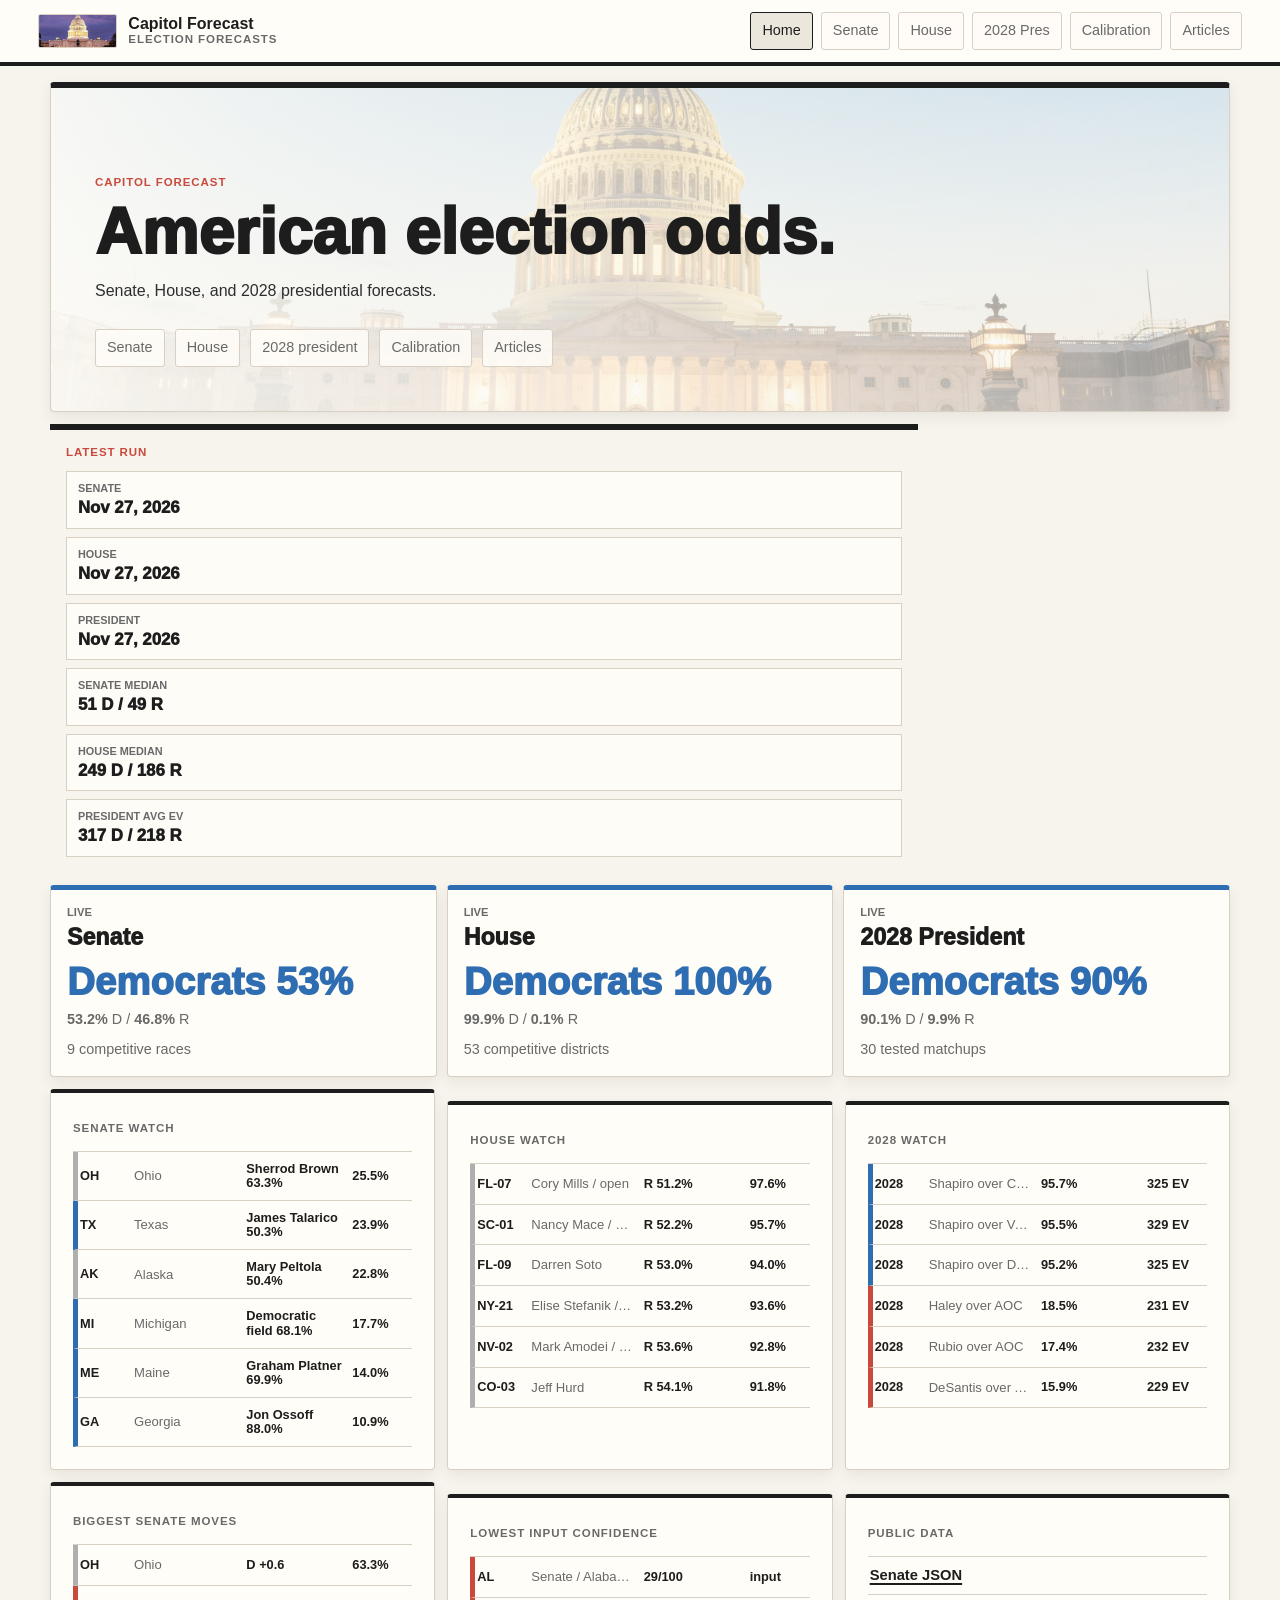
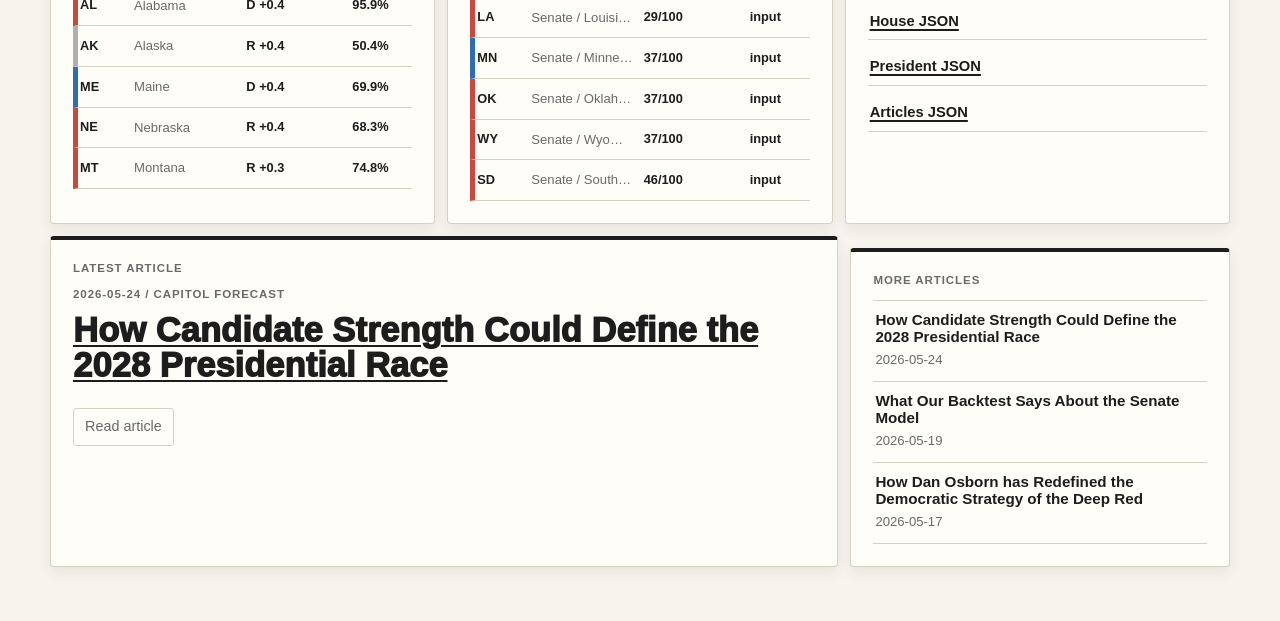
<file: index.html>
<!doctype html>
<html lang="en">
<head>
  <meta charset="utf-8">
  <meta name="viewport" content="width=device-width, initial-scale=1">
  <title>Capitol Forecast</title>
  <meta name="description" content="Election forecasts for Senate, House, and the 2028 presidential race.">
  <link rel="icon" href="assets/favicon.svg" type="image/svg+xml">
  <meta name="theme-color" content="#fffdf8">
  <link rel="stylesheet" href="assets/wiki.css">
</head>
<body>
  <header class="site-header">
    <a class="brand" href="index.html">
      <img class="brand-mark" src="assets/img/spd_logo.jpg" alt="Capitol Forecast">
      <span><strong>Capitol Forecast</strong><small>Election forecasts</small></span>
    </a>
    <nav class="site-nav" aria-label="Primary navigation">
      <a class="active" href="index.html">Home</a>
      <a href="senate.html">Senate</a>
      <a href="house.html">House</a>
      <a href="president.html">2028 Pres</a>
      <a href="calibration.html">Calibration</a>
      <a href="articles.html">Articles</a>
    </nav>
  </header>

  <main>
    <section class="hero-grid" aria-labelledby="page-title">
      <div class="hero-main home-hero">
        <p class="kicker">Capitol Forecast</p>
        <h1 id="page-title">American election odds.</h1>
        <p class="lede">Senate, House, and 2028 presidential forecasts.</p>
        <div class="hero-actions">
          <a class="button-link" href="senate.html">Senate</a>
          <a class="button-link" href="house.html">House</a>
          <a class="button-link" href="president.html">2028 president</a>
          <a class="button-link" href="calibration.html">Calibration</a>
          <a class="button-link" href="articles.html">Articles</a>
        </div>
      </div>
      <aside class="home-run-panel">
        <p class="kicker">Latest run</p>
        <dl>
          <div><dt>Senate</dt><dd id="home-senate-run">--</dd></div>
          <div><dt>House</dt><dd id="home-house-run">--</dd></div>
          <div><dt>President</dt><dd id="home-president-run">--</dd></div>
          <div><dt>Senate median</dt><dd id="home-senate-median">--</dd></div>
          <div><dt>House median</dt><dd id="home-house-median">--</dd></div>
          <div><dt>President avg EV</dt><dd id="home-president-ev">--</dd></div>
        </dl>
      </aside>
    </section>

    <section class="forecast-overviews" aria-label="Forecast overviews">
      <a class="forecast-overview-card active" id="home-senate-card" href="senate.html">
        <span>Live</span>
        <strong>Senate</strong>
        <b id="home-senate-favored">--</b>
        <small><i id="home-senate-dem">--</i> D / <i id="home-senate-rep">--</i> R</small>
        <small id="home-senate-note">--</small>
      </a>
      <a class="forecast-overview-card" id="home-house-card" href="house.html">
        <span id="home-house-status">Live</span>
        <strong>House</strong>
        <b id="home-house-favored">--</b>
        <small><i id="home-house-dem">--</i> D / <i id="home-house-rep">--</i> R</small>
        <small id="home-house-note">--</small>
      </a>
      <a class="forecast-overview-card" id="home-president-card" href="president.html">
        <span>Live</span>
        <strong>2028 President</strong>
        <b id="home-president-favored">--</b>
        <small><i id="home-president-dem">--</i> D / <i id="home-president-rep">--</i> R</small>
        <small id="home-president-note">--</small>
      </a>
    </section>

    <section class="home-radar-grid" aria-label="Forecast radar">
      <article class="chart-panel">
        <span class="chart-label">Senate watch</span>
        <div id="home-senate-radar" class="home-radar-list"></div>
      </article>
      <article class="chart-panel">
        <span class="chart-label">House watch</span>
        <div id="home-house-radar" class="home-radar-list"></div>
      </article>
      <article class="chart-panel">
        <span class="chart-label">2028 watch</span>
        <div id="home-president-radar" class="home-radar-list"></div>
      </article>
    </section>

    <section class="home-radar-grid" aria-label="Model diagnostics">
      <article class="chart-panel">
        <span class="chart-label">Biggest Senate moves</span>
        <div id="home-senate-movers" class="home-radar-list"></div>
      </article>
      <article class="chart-panel">
        <span class="chart-label">Lowest input confidence</span>
        <div id="home-low-confidence" class="home-radar-list"></div>
      </article>
      <article class="chart-panel">
        <span class="chart-label">Public data</span>
        <div class="home-data-links">
          <a href="data/forecast.json">Senate JSON</a>
          <a href="data/house-forecast.json">House JSON</a>
          <a href="data/president-forecast-newsom-vance.json">President JSON</a>
          <a href="data/articles.json">Articles JSON</a>
        </div>
      </article>
    </section>

    <section class="home-news-grid" aria-label="Latest writing">
      <article class="text-panel" aria-labelledby="top-article-title">
        <p class="kicker">Latest article</p>
        <div id="top-article" class="article-teaser"></div>
      </article>
      <aside class="text-panel">
        <p class="kicker">More articles</p>
        <div id="home-article-list" class="home-article-list"></div>
      </aside>
    </section>
  </main>

  <script src="assets/wiki.js"></script>
</body>
</html>
</file>
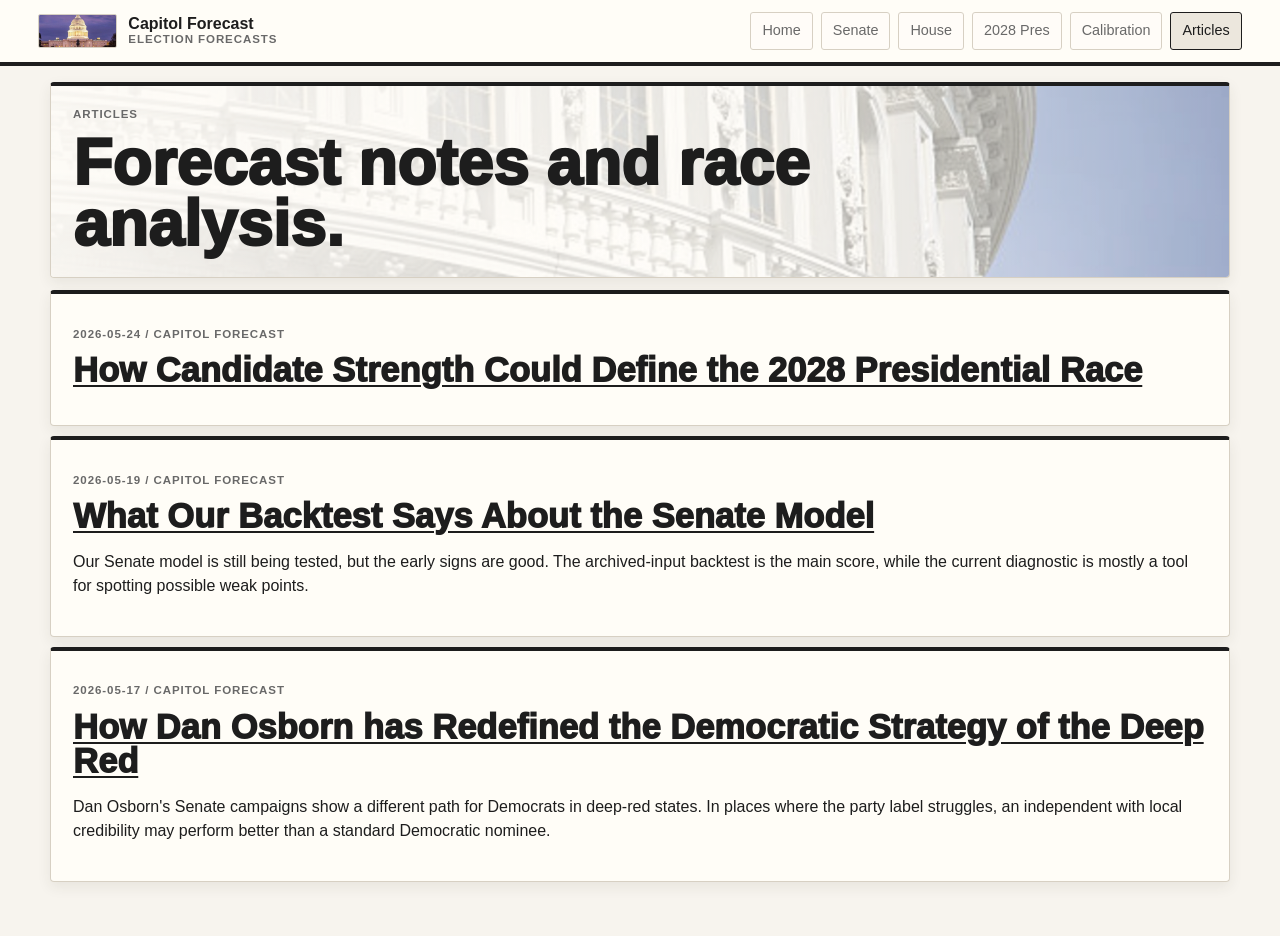
<file: articles.html>
<!doctype html>
<html lang="en">
<head>
  <meta charset="utf-8">
  <meta name="viewport" content="width=device-width, initial-scale=1">
  <title>Articles | Capitol Forecast</title>
  <meta name="description" content="Forecast notes and election analysis from Capitol Forecast.">
  <link rel="icon" href="assets/favicon.svg" type="image/svg+xml">
  <meta name="theme-color" content="#fffdf8">
  <link rel="stylesheet" href="assets/wiki.css">
</head>
<body>
  <header class="site-header">
    <a class="brand" href="index.html">
      <img class="brand-mark" src="assets/img/spd_logo.jpg" alt="Capitol Forecast">
      <span><strong>Capitol Forecast</strong><small>Election forecasts</small></span>
    </a>
    <nav class="site-nav" aria-label="Primary navigation">
      <a href="index.html">Home</a>
      <a href="senate.html">Senate</a>
      <a href="house.html">House</a>
      <a href="president.html">2028 Pres</a>
      <a href="calibration.html">Calibration</a>
      <a class="active" href="articles.html">Articles</a>
    </nav>
  </header>

  <main>
    <section class="text-panel image-panel">
      <p class="kicker">Articles</p>
      <h1>Forecast notes and race analysis.</h1>
    </section>

    <section id="articles-list" class="article-list" aria-label="Articles"></section>
  </main>

  <script src="assets/wiki.js"></script>
</body>
</html>
</file>
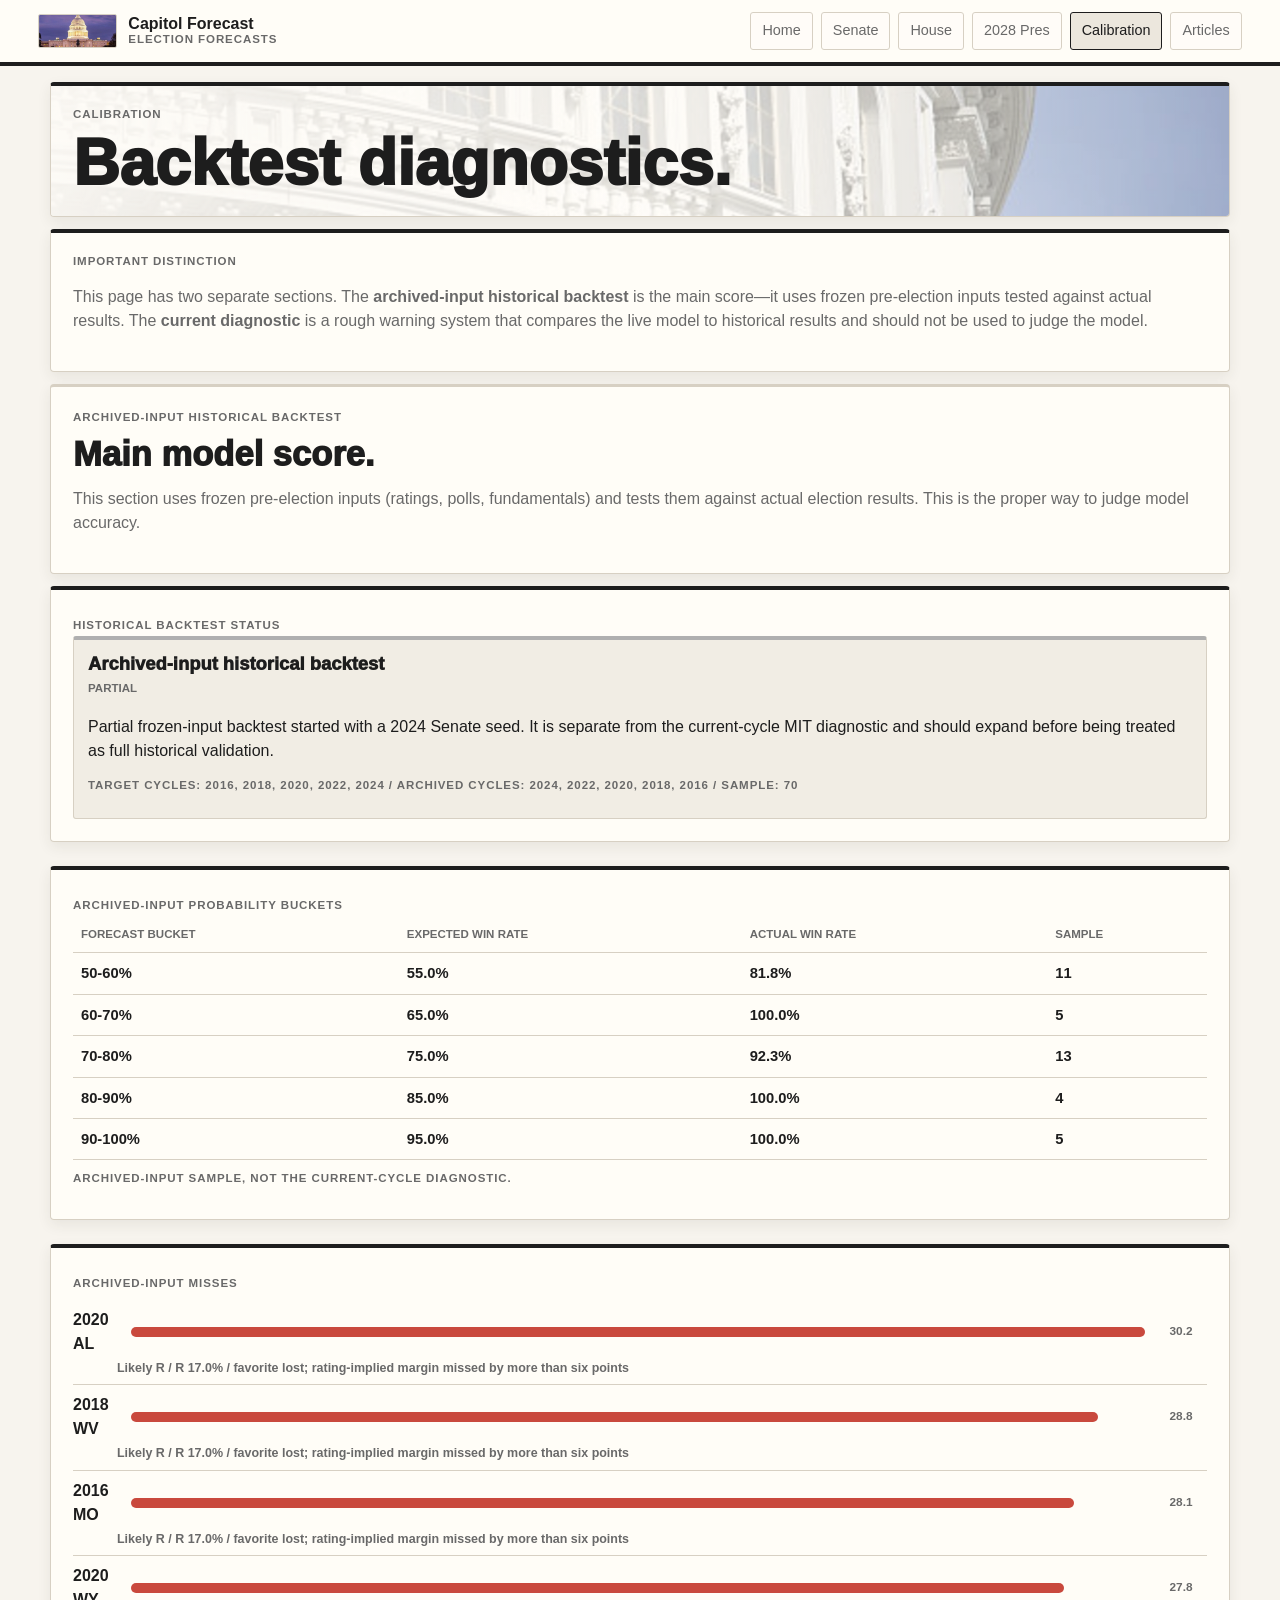
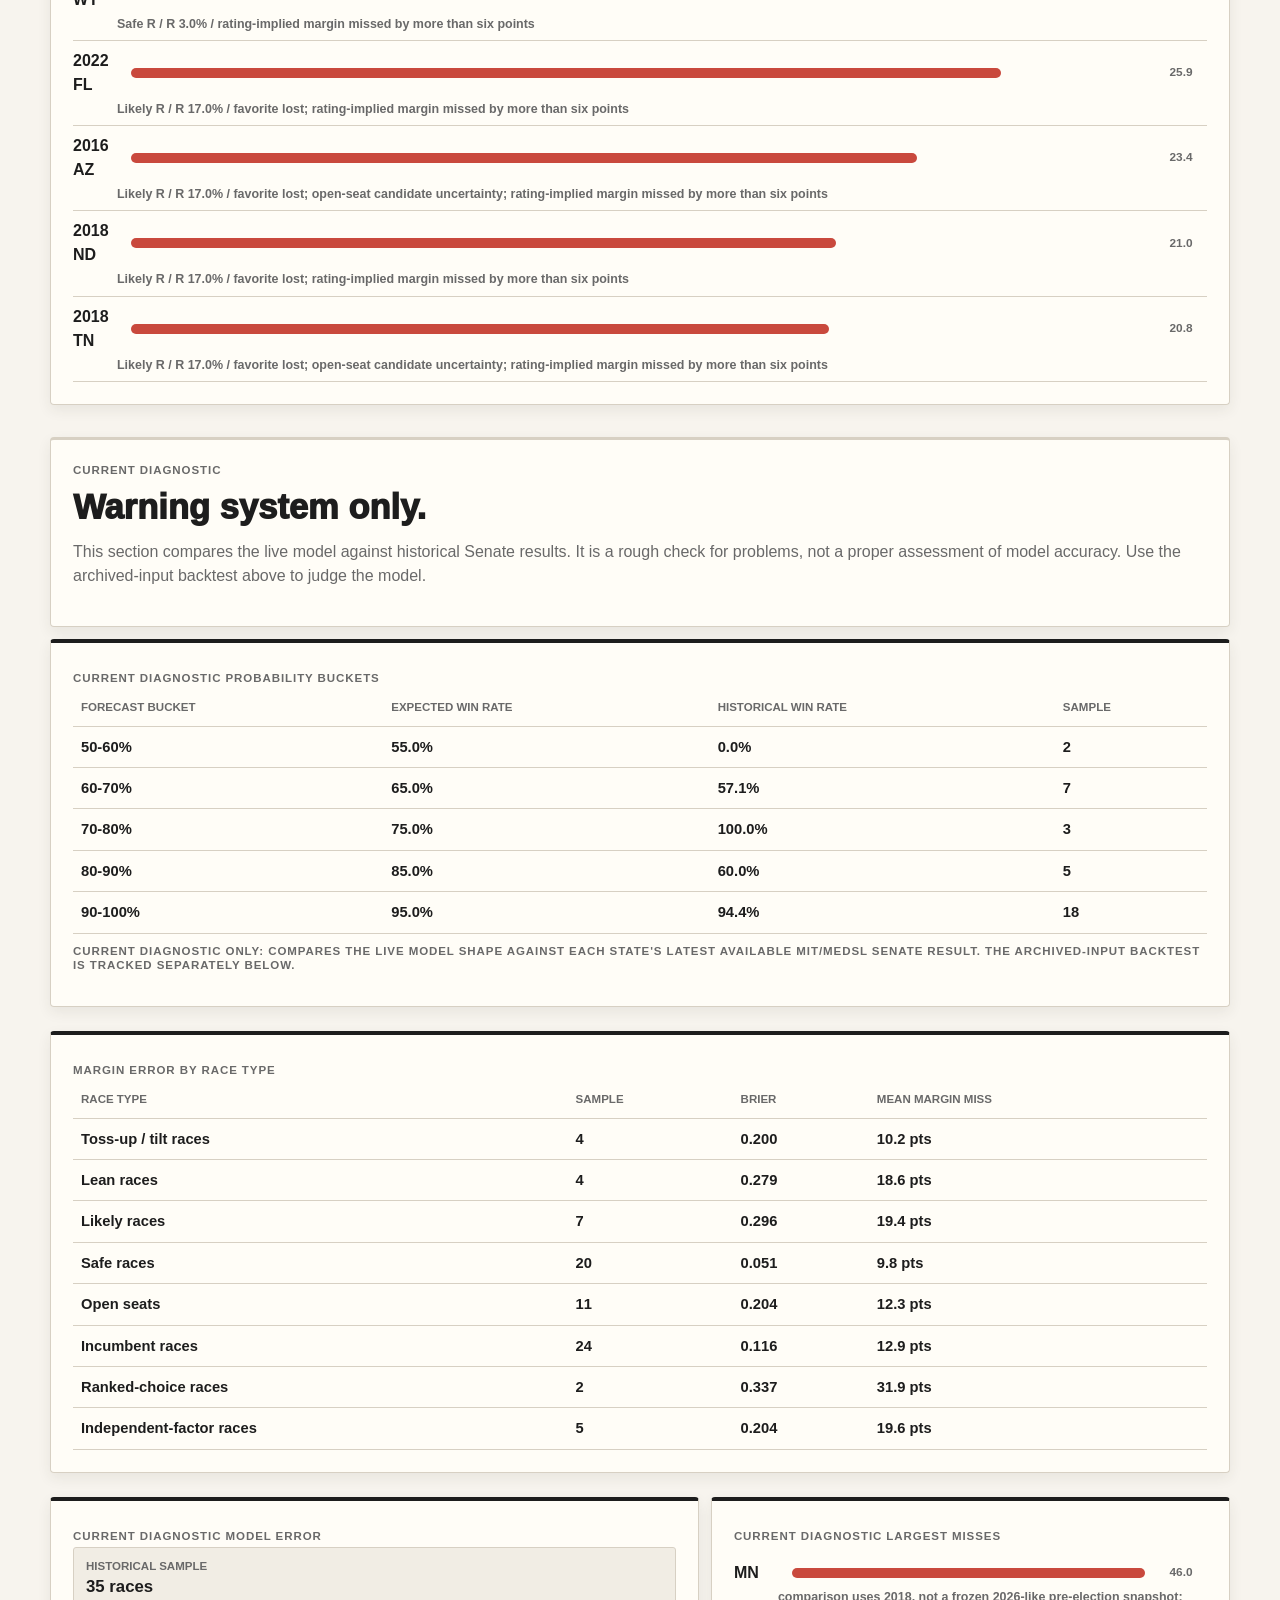
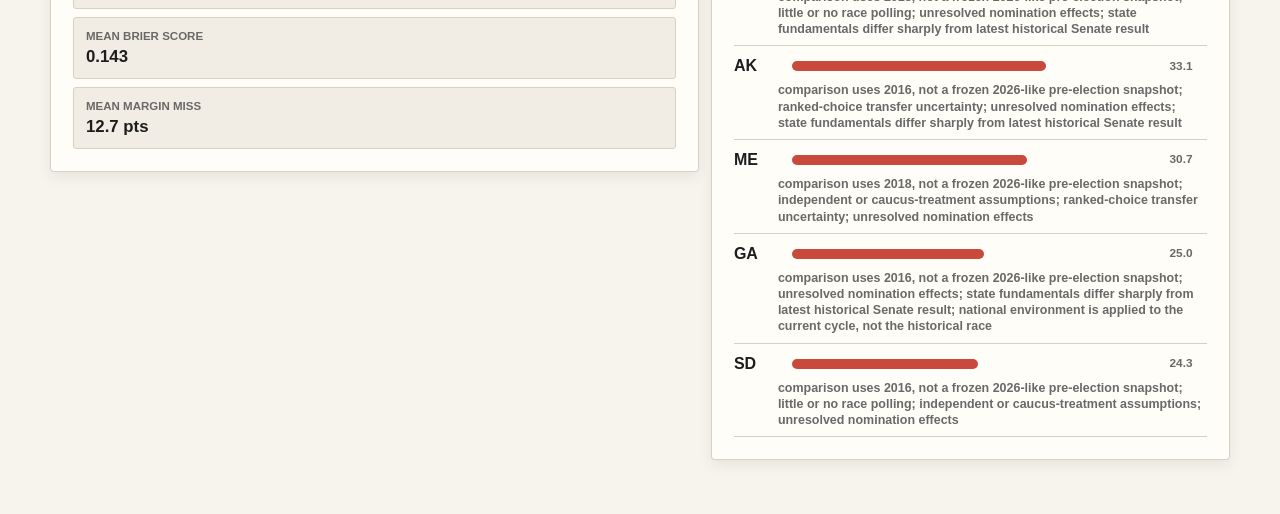
<file: calibration.html>
<!doctype html>
<html lang="en">
<head>
  <meta charset="utf-8">
  <meta name="viewport" content="width=device-width, initial-scale=1">
  <title>Calibration | Capitol Forecast</title>
  <meta name="description" content="Forecast calibration and backtest diagnostics.">
  <link rel="icon" href="assets/favicon.svg" type="image/svg+xml">
  <meta name="theme-color" content="#fffdf8">
  <link rel="stylesheet" href="assets/wiki.css">
</head>
<body>
  <header class="site-header">
    <a class="brand" href="index.html">
      <img class="brand-mark" src="assets/img/spd_logo.jpg" alt="Capitol Forecast">
      <span><strong>Capitol Forecast</strong><small>Election forecasts</small></span>
    </a>
    <nav class="site-nav" aria-label="Primary navigation">
      <a href="index.html">Home</a>
      <a href="senate.html">Senate</a>
      <a href="house.html">House</a>
      <a href="president.html">2028 Pres</a>
      <a class="active" href="calibration.html">Calibration</a>
      <a href="articles.html">Articles</a>
    </nav>
  </header>

  <main>
    <section class="text-panel image-panel compact-page-head">
      <p class="kicker">Calibration</p>
      <h1>Backtest diagnostics.</h1>
    </section>

    <section class="text-panel">
      <p class="kicker">Important distinction</p>
      <p>This page has two separate sections. The <strong>archived-input historical backtest</strong> is the main score—it uses frozen pre-election inputs tested against actual results. The <strong>current diagnostic</strong> is a rough warning system that compares the live model to historical results and should not be used to judge the model.</p>
    </section>

    <section class="text-panel" style="border-top: 3px solid var(--line); padding-top: 24px;">
      <p class="kicker">Archived-input historical backtest</p>
      <h2>Main model score.</h2>
      <p>This section uses frozen pre-election inputs (ratings, polls, fundamentals) and tests them against actual election results. This is the proper way to judge model accuracy.</p>
    </section>

    <section class="dashboard-grid" aria-label="Archived-input backtest">
      <article class="chart-panel chart-wide">
        <span class="chart-label">Historical backtest status</span>
        <div id="historical-backtest-status" class="backtest-status"></div>
      </article>
      <article class="chart-panel chart-wide">
        <span class="chart-label">Archived-input probability buckets</span>
        <div id="archived-backtest-buckets" class="calibration-table"></div>
      </article>
      <article class="chart-panel chart-wide">
        <span class="chart-label">Archived-input misses</span>
        <div id="archived-backtest-worst" class="leverage-chart"></div>
      </article>
    </section>

    <section class="text-panel" style="border-top: 3px solid var(--line); padding-top: 24px; margin-top: 32px;">
      <p class="kicker">Current diagnostic</p>
      <h2>Warning system only.</h2>
      <p>This section compares the live model against historical Senate results. It is a rough check for problems, not a proper assessment of model accuracy. Use the archived-input backtest above to judge the model.</p>
    </section>

    <section class="dashboard-grid" aria-label="Current diagnostic">
      <article class="chart-panel chart-wide">
        <span class="chart-label">Current diagnostic probability buckets</span>
        <div id="calibration-buckets" class="calibration-table"></div>
      </article>
      <article class="chart-panel chart-wide">
        <span class="chart-label">Margin error by race type</span>
        <div id="calibration-breakdowns" class="calibration-table"></div>
      </article>
      <article class="chart-panel">
        <span class="chart-label">Current diagnostic model error</span>
        <dl class="race-stats">
          <div><dt>Historical sample</dt><dd id="calibration-sample">--</dd></div>
          <div><dt>Mean Brier score</dt><dd id="calibration-brier">--</dd></div>
          <div><dt>Mean margin miss</dt><dd id="calibration-margin-error">--</dd></div>
        </dl>
      </article>
      <article class="chart-panel">
        <span class="chart-label">Current diagnostic largest misses</span>
        <div id="calibration-worst" class="leverage-chart"></div>
      </article>
    </section>
  </main>

  <script src="assets/wiki.js"></script>
</body>
</html>
</file>
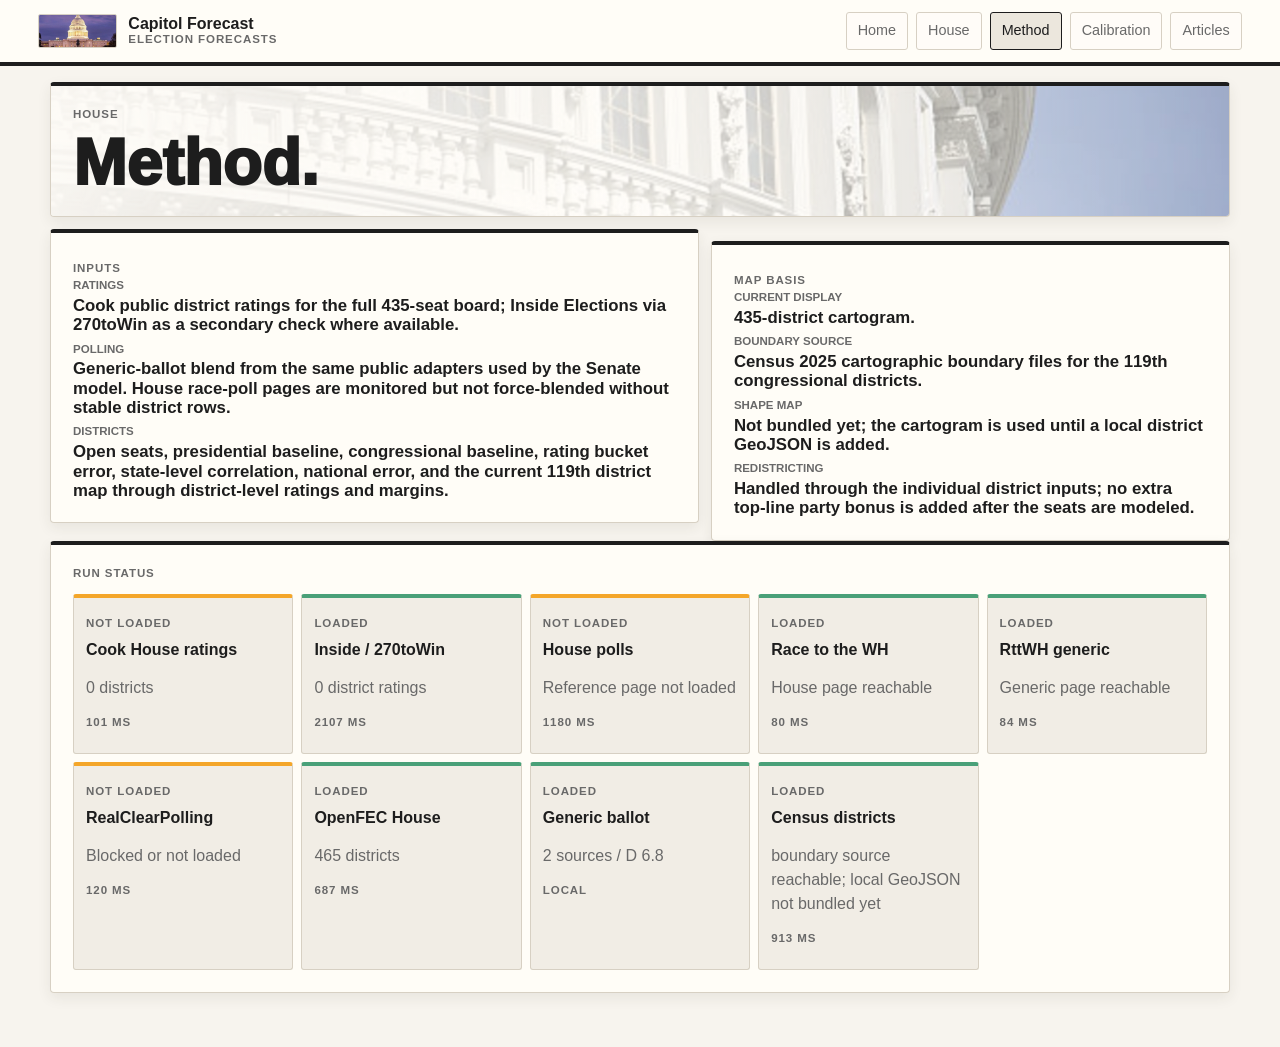
<file: house-method.html>
<!doctype html>
<html lang="en">
<head>
  <meta charset="utf-8">
  <meta name="viewport" content="width=device-width, initial-scale=1">
  <title>House Method | Capitol Forecast</title>
  <meta name="description" content="House method notes for Capitol Forecast.">
  <link rel="icon" href="assets/favicon.svg" type="image/svg+xml">
  <meta name="theme-color" content="#fffdf8">
  <link rel="stylesheet" href="assets/wiki.css">
</head>
<body>
  <header class="site-header">
    <a class="brand" href="index.html">
      <img class="brand-mark" src="assets/img/spd_logo.jpg" alt="Capitol Forecast">
      <span><strong>Capitol Forecast</strong><small>Election forecasts</small></span>
    </a>
    <nav class="site-nav" aria-label="Primary navigation">
      <a href="index.html">Home</a>
      <a href="house.html">House</a>
      <a class="active" href="house-method.html">Method</a>
      <a href="calibration.html">Calibration</a>
      <a href="articles.html">Articles</a>
    </nav>
  </header>

  <main>
    <section class="text-panel image-panel compact-page-head">
      <p class="kicker">House</p>
      <h1>Method.</h1>
    </section>

    <section class="dashboard-grid" aria-label="House method">
      <article class="chart-panel">
        <span class="chart-label">Inputs</span>
        <dl class="method-list">
          <div><dt>Ratings</dt><dd>Cook public district ratings for the full 435-seat board; Inside Elections via 270toWin as a secondary check where available.</dd></div>
          <div><dt>Polling</dt><dd>Generic-ballot blend from the same public adapters used by the Senate model. House race-poll pages are monitored but not force-blended without stable district rows.</dd></div>
          <div><dt>Districts</dt><dd>Open seats, presidential baseline, congressional baseline, rating bucket error, state-level correlation, national error, and the current 119th district map through district-level ratings and margins.</dd></div>
        </dl>
      </article>
      <article class="chart-panel">
        <span class="chart-label">Map basis</span>
        <dl class="method-list">
          <div><dt>Current display</dt><dd>435-district cartogram.</dd></div>
          <div><dt>Boundary source</dt><dd>Census 2025 cartographic boundary files for the 119th congressional districts.</dd></div>
          <div><dt>Shape map</dt><dd>Not bundled yet; the cartogram is used until a local district GeoJSON is added.</dd></div>
          <div><dt>Redistricting</dt><dd>Handled through the individual district inputs; no extra top-line party bonus is added after the seats are modeled.</dd></div>
        </dl>
      </article>
    </section>

    <section class="source-panel">
      <p class="kicker">Run status</p>
      <div id="house-source-status" class="source-status-grid"></div>
    </section>

  </main>
  <script src="assets/wiki.js"></script>
</body>
</html>
</file>
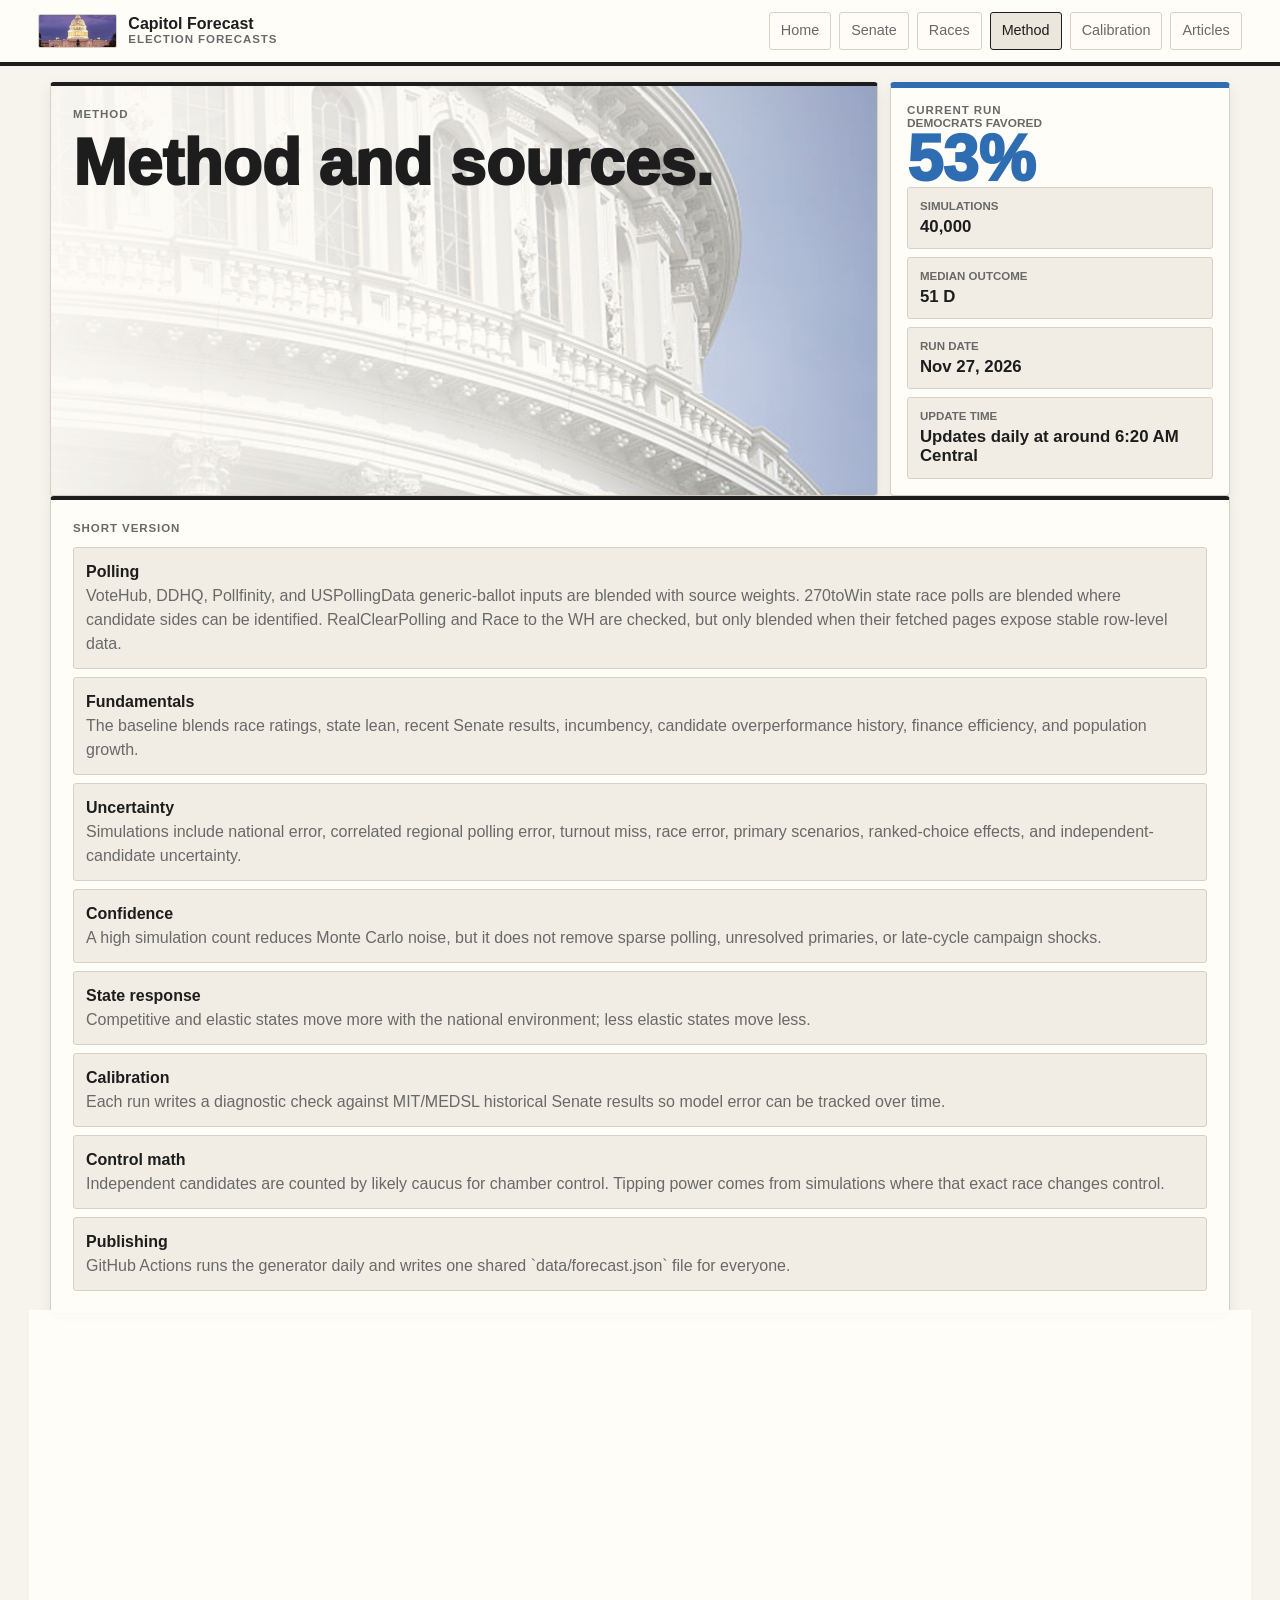
<file: methodology.html>
<!doctype html>
<html lang="en">
<head>
  <meta charset="utf-8">
  <meta name="viewport" content="width=device-width, initial-scale=1">
  <title>Method & Sources | Capitol Forecast</title>
  <meta name="description" content="Brief method and source notes for Capitol Forecast models.">
  <link rel="icon" href="assets/favicon.svg" type="image/svg+xml">
  <meta name="theme-color" content="#fffdf8">
  <link rel="stylesheet" href="assets/wiki.css">
</head>
<body>
  <header class="site-header">
    <a class="brand" href="index.html">
      <img class="brand-mark" src="assets/img/spd_logo.jpg" alt="Capitol Forecast">
      <span><strong>Capitol Forecast</strong><small>Election forecasts</small></span>
    </a>
    <nav class="site-nav" aria-label="Primary navigation">
      <a href="index.html">Home</a>
      <a href="senate.html">Senate</a>
      <a href="races.html">Races</a>
      <a class="active" href="methodology.html">Method</a>
      <a href="calibration.html">Calibration</a>
      <a href="articles.html">Articles</a>
    </nav>
  </header>

  <main>
    <section class="page-grid">
      <article class="text-panel image-panel">
        <p class="kicker">Method</p>
        <h1>Method and sources.</h1>
      </article>
      <aside class="odds-panel">
        <span class="panel-label">Current run</span>
        <div id="odds-phrase" class="big-odds">--</div>
        <dl>
          <div><dt>Simulations</dt><dd id="sim-count">--</dd></div>
          <div><dt>Median outcome</dt><dd id="median-seats">--</dd></div>
          <div><dt>Run date</dt><dd id="run-date">--</dd></div>
          <div><dt>Update time</dt><dd id="update-time">--</dd></div>
        </dl>
      </aside>
    </section>

    <section class="text-panel">
      <p class="kicker">Short version</p>
      <ul class="method-list">
        <li><strong>Polling</strong> VoteHub, DDHQ, Pollfinity, and USPollingData generic-ballot inputs are blended with source weights. 270toWin state race polls are blended where candidate sides can be identified. RealClearPolling and Race to the WH are checked, but only blended when their fetched pages expose stable row-level data.</li>
        <li><strong>Fundamentals</strong> The baseline blends race ratings, state lean, recent Senate results, incumbency, candidate overperformance history, finance efficiency, and population growth.</li>
        <li><strong>Uncertainty</strong> Simulations include national error, correlated regional polling error, turnout miss, race error, primary scenarios, ranked-choice effects, and independent-candidate uncertainty.</li>
        <li><strong>Confidence</strong> A high simulation count reduces Monte Carlo noise, but it does not remove sparse polling, unresolved primaries, or late-cycle campaign shocks.</li>
        <li><strong>State response</strong> Competitive and elastic states move more with the national environment; less elastic states move less.</li>
        <li><strong>Calibration</strong> Each run writes a diagnostic check against MIT/MEDSL historical Senate results so model error can be tracked over time.</li>
        <li><strong>Control math</strong> Independent candidates are counted by likely caucus for chamber control. Tipping power comes from simulations where that exact race changes control.</li>
        <li><strong>Publishing</strong> GitHub Actions runs the generator daily and writes one shared `data/forecast.json` file for everyone.</li>
      </ul>
    </section>

    <section class="text-panel" aria-labelledby="source-status-title">
      <p class="kicker">Latest generated run</p>
      <h2 id="source-status-title">Source status.</h2>
      <div id="source-status" class="source-status-grid"></div>
    </section>

    <section class="source-grid" aria-label="Model sources">
      <article class="source-card">
        <span class="source-tag">Polling</span>
        <h3>VoteHub</h3>
        <p>Generic-ballot polling feed. Race-level Senate polling is used when a usable no-key feed is available.</p>
        <a href="https://votehub.com/polls/api/" target="_blank" rel="noreferrer">Open docs</a>
      </article>
      <article class="source-card">
        <span class="source-tag">Polling</span>
        <h3>DDHQ</h3>
        <p>Generic congressional ballot average and included-poll count.</p>
        <a href="https://polls.decisiondeskhq.com/averages/generic-ballot/national/lv-rv-adults" target="_blank" rel="noreferrer">Open average</a>
      </article>
      <article class="source-card">
        <span class="source-tag">Polling</span>
        <h3>Pollfinity</h3>
        <p>Public averages JSON for generic ballot and presidential approval.</p>
        <a href="https://pollfinity.com/averages.json" target="_blank" rel="noreferrer">Open JSON</a>
      </article>
      <article class="source-card">
        <span class="source-tag">Polling</span>
        <h3>USPollingData</h3>
        <p>Generic-ballot tracker is blended into the national environment. Senate tracker is monitored but not blended when its race ledger conflicts with this model.</p>
        <a href="https://uspollingdata.com/polls/generic-ballot/" target="_blank" rel="noreferrer">Open tracker</a>
      </article>
      <article class="source-card">
        <span class="source-tag">Polling</span>
        <h3>RealClearPolling</h3>
        <p>Latest Senate polling page. The generator attempts to parse general-election race polls when the page is reachable; if blocked, the source is recorded but not blended.</p>
        <a href="https://www.realclearpolling.com/latest-polls/senate" target="_blank" rel="noreferrer">Open latest polls</a>
      </article>
      <article class="source-card">
        <span class="source-tag">Polling</span>
        <h3>270toWin</h3>
        <p>State Senate polling tables. General-election rows are parsed and blended into state polling margins when both major sides can be identified.</p>
        <a href="https://www.270towin.com/content/2026-senate-polling" target="_blank" rel="noreferrer">Open 270toWin</a>
      </article>
      <article class="source-card">
        <span class="source-tag">Polling reference</span>
        <h3>Race to the WH</h3>
        <p>Tracked as a public polling-average reference page. It is checked during generation, but not blended unless a stable row-level feed is available.</p>
        <a href="https://www.racetothewh.com/senate/26polls" target="_blank" rel="noreferrer">Open Race to the WH</a>
      </article>
      <article class="source-card">
        <span class="source-tag">Polling archive</span>
        <h3>Electoral-Vote.com</h3>
        <p>Downloadable Senate polling CSV is monitored for current-cycle poll rows.</p>
        <a href="https://electoral-vote.com/evp2026/Info/data.html" target="_blank" rel="noreferrer">Open data page</a>
      </article>
      <article class="source-card">
        <span class="source-tag">Finance</span>
        <h3>OpenFEC</h3>
        <p>Candidate finance and filing data from the 2026 candidate summary bulk file. The model favors usable cash, individual support, and debt-adjusted efficiency over raw receipts.</p>
        <a href="https://www.fec.gov/data/browse-data/?tab=bulk-data" target="_blank" rel="noreferrer">Open bulk data</a>
      </article>
      <article class="source-card">
        <span class="source-tag">History</span>
        <h3>MIT/MEDSL</h3>
        <p>Historical Senate returns used for state-level fundamentals and validation.</p>
        <a href="https://github.com/MEDSL/constituency-returns" target="_blank" rel="noreferrer">Open dataset</a>
      </article>
      <article class="source-card">
        <span class="source-tag">Demographics</span>
        <h3>Census</h3>
        <p>No-key Census population-estimate CSVs provide state growth signals.</p>
        <a href="https://www2.census.gov/programs-surveys/popest/datasets/2020-2024/state/totals/" target="_blank" rel="noreferrer">Open files</a>
      </article>
      <article class="source-card">
        <span class="source-tag">Geometry</span>
        <h3>us-atlas</h3>
        <p>Public TopoJSON geometry for state shapes.</p>
        <a href="https://www.npmjs.com/package/us-atlas" target="_blank" rel="noreferrer">Open package</a>
      </article>
      <article class="source-card">
        <span class="source-tag">Manual</span>
        <h3>Ratings and ballot context</h3>
        <p>Ratings, primary outcomes, retirements, withdrawals, and caucus assumptions remain curated inputs.</p>
      </article>
    </section>
  </main>

  <script src="assets/wiki.js"></script>
</body>
</html>
</file>
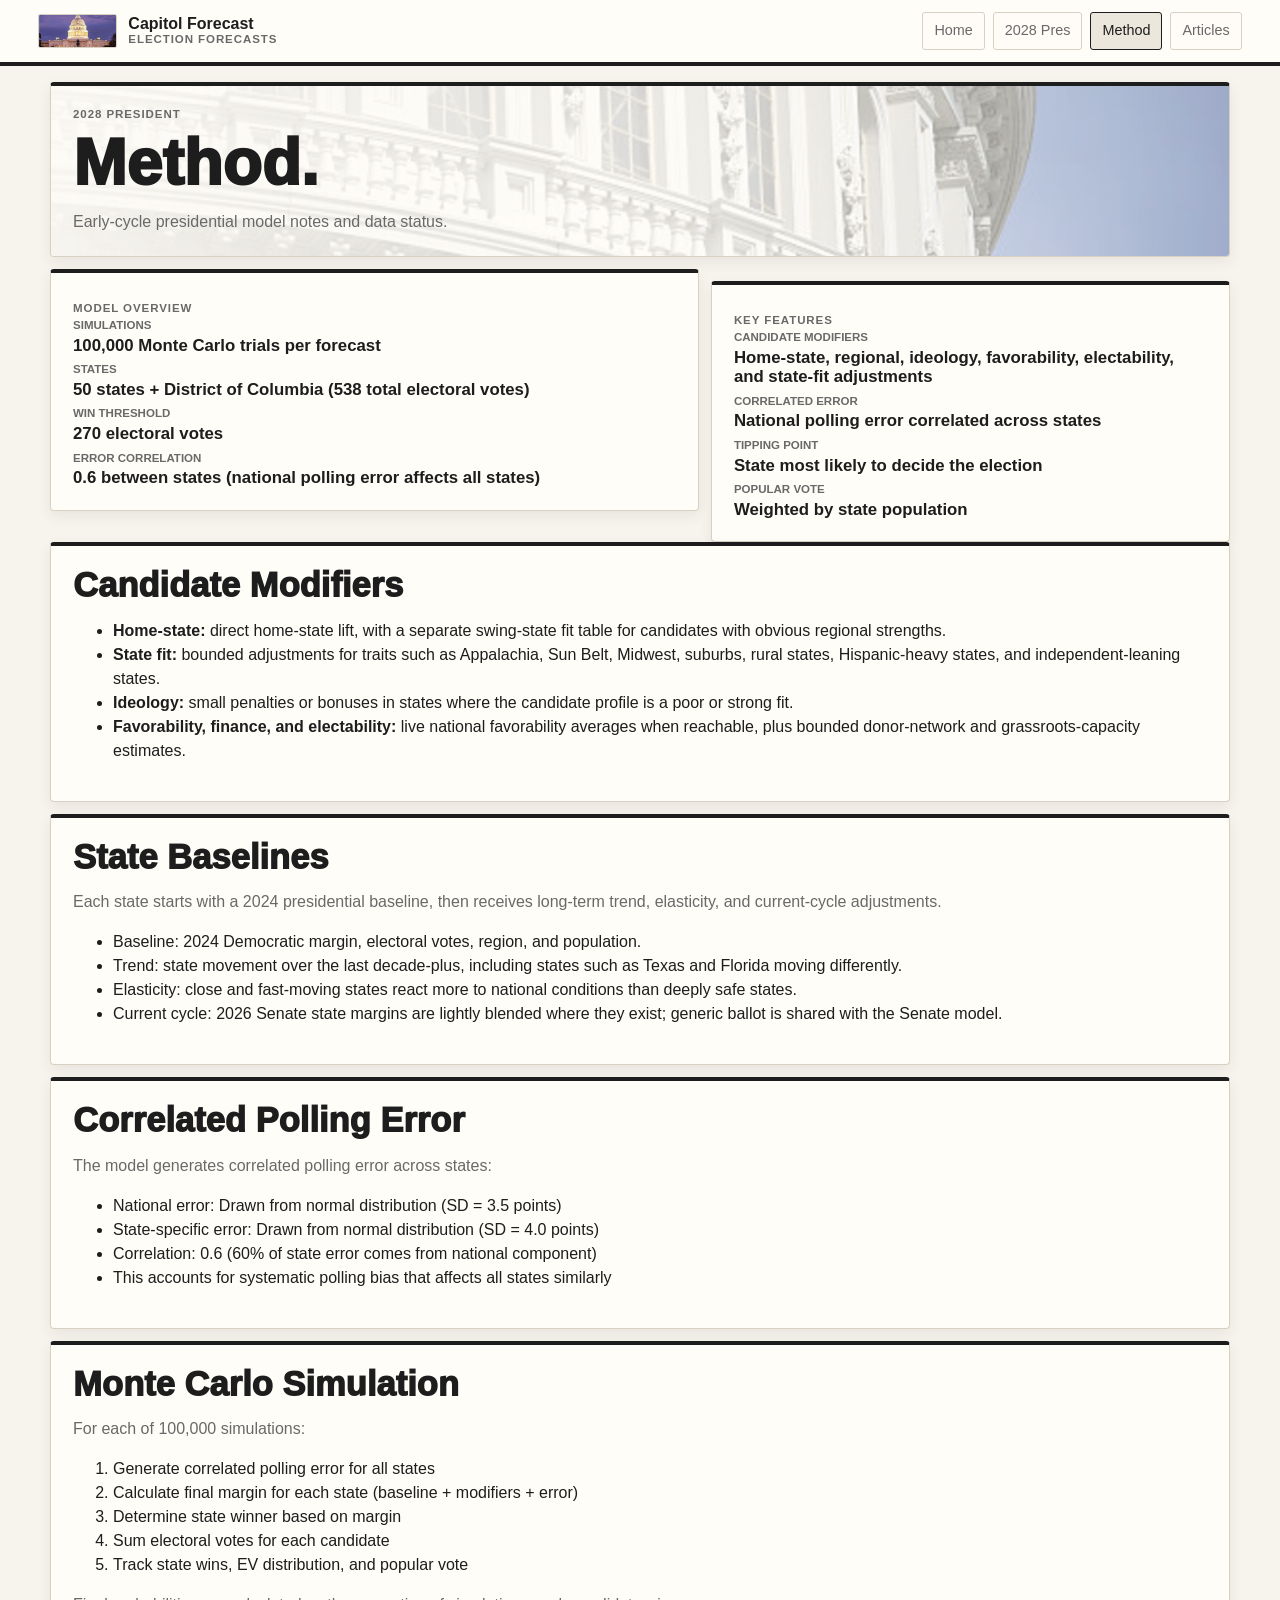
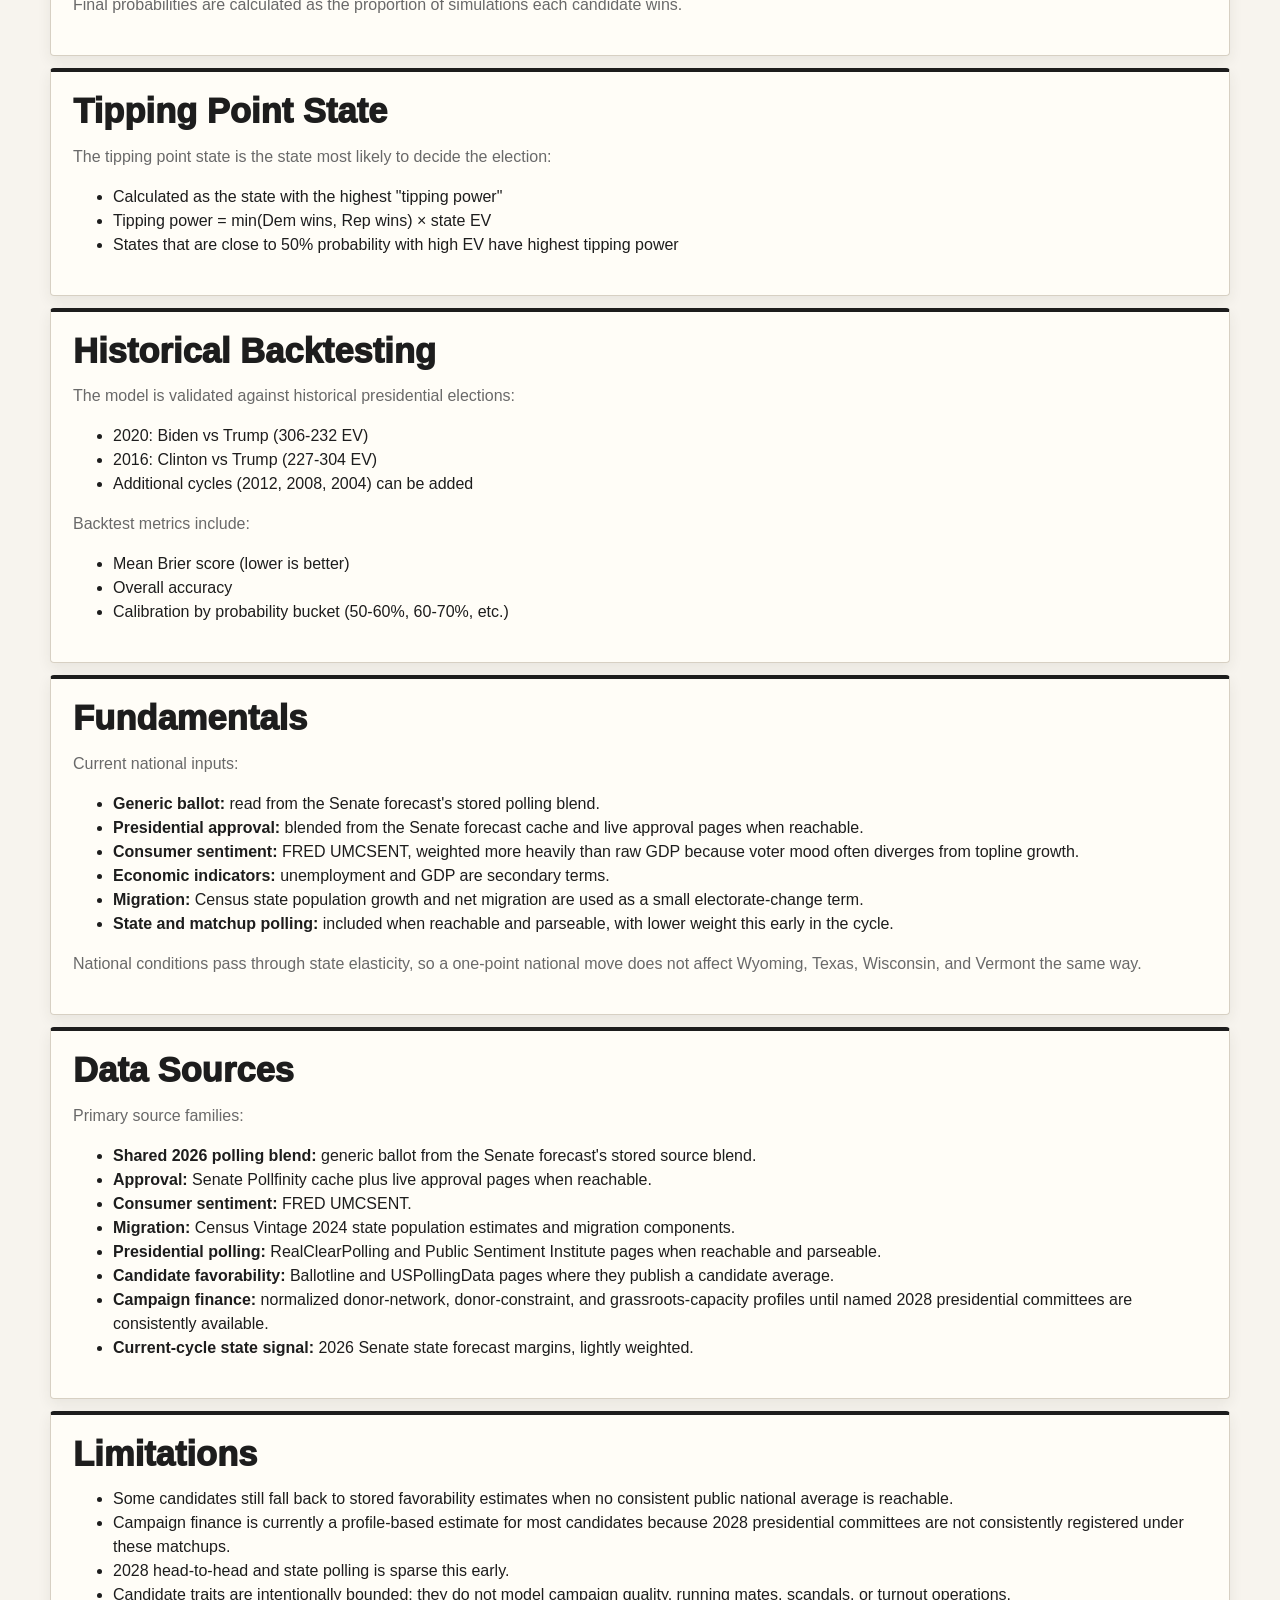
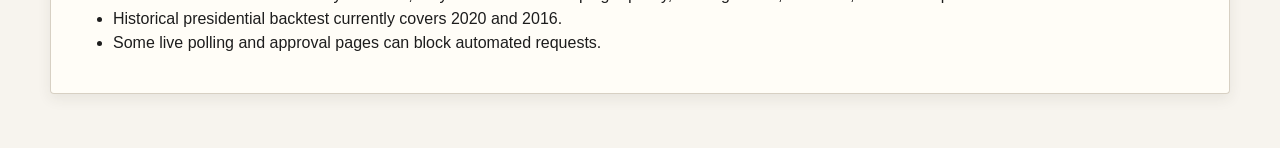
<file: president-method.html>
<!doctype html>
<html lang="en">
<head>
  <meta charset="utf-8">
  <meta name="viewport" content="width=device-width, initial-scale=1">
  <title>2028 President Method | Capitol Forecast</title>
  <meta name="description" content="2028 presidential method notes for Capitol Forecast.">
  <link rel="icon" href="assets/favicon.svg" type="image/svg+xml">
  <meta name="theme-color" content="#fffdf8">
  <link rel="stylesheet" href="assets/wiki.css">
</head>
<body>
  <header class="site-header">
    <a class="brand" href="index.html">
      <img class="brand-mark" src="assets/img/spd_logo.jpg" alt="Capitol Forecast">
      <span><strong>Capitol Forecast</strong><small>Election forecasts</small></span>
    </a>
    <nav class="site-nav" aria-label="Primary navigation">
      <a href="index.html">Home</a>
      <a href="president.html">2028 Pres</a>
      <a class="active" href="president-method.html">Method</a>
      <a href="articles.html">Articles</a>
    </nav>
  </header>

  <main>
    <section class="text-panel image-panel compact-page-head">
      <p class="kicker">2028 President</p>
      <h1>Method.</h1>
      <p class="lede">Early-cycle presidential model notes and data status.</p>
    </section>

    <section class="dashboard-grid" aria-label="Model overview">
      <article class="chart-panel">
        <span class="chart-label">Model Overview</span>
        <dl class="method-list">
          <div><dt>Simulations</dt><dd>100,000 Monte Carlo trials per forecast</dd></div>
          <div><dt>States</dt><dd>50 states + District of Columbia (538 total electoral votes)</dd></div>
          <div><dt>Win threshold</dt><dd>270 electoral votes</dd></div>
          <div><dt>Error correlation</dt><dd>0.6 between states (national polling error affects all states)</dd></div>
        </dl>
      </article>
      <article class="chart-panel">
        <span class="chart-label">Key Features</span>
        <dl class="method-list">
          <div><dt>Candidate modifiers</dt><dd>Home-state, regional, ideology, favorability, electability, and state-fit adjustments</dd></div>
          <div><dt>Correlated error</dt><dd>National polling error correlated across states</dd></div>
          <div><dt>Tipping point</dt><dd>State most likely to decide the election</dd></div>
          <div><dt>Popular vote</dt><dd>Weighted by state population</dd></div>
        </dl>
      </article>
    </section>

    <section class="text-panel" aria-label="Candidate modifiers">
      <h2>Candidate Modifiers</h2>
      <ul>
        <li><strong>Home-state:</strong> direct home-state lift, with a separate swing-state fit table for candidates with obvious regional strengths.</li>
        <li><strong>State fit:</strong> bounded adjustments for traits such as Appalachia, Sun Belt, Midwest, suburbs, rural states, Hispanic-heavy states, and independent-leaning states.</li>
        <li><strong>Ideology:</strong> small penalties or bonuses in states where the candidate profile is a poor or strong fit.</li>
        <li><strong>Favorability, finance, and electability:</strong> live national favorability averages when reachable, plus bounded donor-network and grassroots-capacity estimates.</li>
      </ul>
    </section>

    <section class="text-panel" aria-label="State baselines">
      <h2>State Baselines</h2>
      <p>Each state starts with a 2024 presidential baseline, then receives long-term trend, elasticity, and current-cycle adjustments.</p>
      <ul>
        <li>Baseline: 2024 Democratic margin, electoral votes, region, and population.</li>
        <li>Trend: state movement over the last decade-plus, including states such as Texas and Florida moving differently.</li>
        <li>Elasticity: close and fast-moving states react more to national conditions than deeply safe states.</li>
        <li>Current cycle: 2026 Senate state margins are lightly blended where they exist; generic ballot is shared with the Senate model.</li>
      </ul>
    </section>

    <section class="text-panel" aria-label="Correlated error">
      <h2>Correlated Polling Error</h2>
      <p>The model generates correlated polling error across states:</p>
      <ul>
        <li>National error: Drawn from normal distribution (SD = 3.5 points)</li>
        <li>State-specific error: Drawn from normal distribution (SD = 4.0 points)</li>
        <li>Correlation: 0.6 (60% of state error comes from national component)</li>
        <li>This accounts for systematic polling bias that affects all states similarly</li>
      </ul>
    </section>

    <section class="text-panel" aria-label="Monte Carlo simulation">
      <h2>Monte Carlo Simulation</h2>
      <p>For each of 100,000 simulations:</p>
      <ol>
        <li>Generate correlated polling error for all states</li>
        <li>Calculate final margin for each state (baseline + modifiers + error)</li>
        <li>Determine state winner based on margin</li>
        <li>Sum electoral votes for each candidate</li>
        <li>Track state wins, EV distribution, and popular vote</li>
      </ol>
      <p>Final probabilities are calculated as the proportion of simulations each candidate wins.</p>
    </section>

    <section class="text-panel" aria-label="Tipping point">
      <h2>Tipping Point State</h2>
      <p>The tipping point state is the state most likely to decide the election:</p>
      <ul>
        <li>Calculated as the state with the highest "tipping power"</li>
        <li>Tipping power = min(Dem wins, Rep wins) × state EV</li>
        <li>States that are close to 50% probability with high EV have highest tipping power</li>
      </ul>
    </section>

    <section class="text-panel" aria-label="Historical backtesting">
      <h2>Historical Backtesting</h2>
      <p>The model is validated against historical presidential elections:</p>
      <ul>
        <li>2020: Biden vs Trump (306-232 EV)</li>
        <li>2016: Clinton vs Trump (227-304 EV)</li>
        <li>Additional cycles (2012, 2008, 2004) can be added</li>
      </ul>
      <p>Backtest metrics include:</p>
      <ul>
        <li>Mean Brier score (lower is better)</li>
        <li>Overall accuracy</li>
        <li>Calibration by probability bucket (50-60%, 60-70%, etc.)</li>
      </ul>
    </section>

    <section class="text-panel" aria-label="Fundamentals">
      <h2>Fundamentals</h2>
      <p>Current national inputs:</p>
      <ul>
        <li><strong>Generic ballot:</strong> read from the Senate forecast's stored polling blend.</li>
        <li><strong>Presidential approval:</strong> blended from the Senate forecast cache and live approval pages when reachable.</li>
        <li><strong>Consumer sentiment:</strong> FRED UMCSENT, weighted more heavily than raw GDP because voter mood often diverges from topline growth.</li>
        <li><strong>Economic indicators:</strong> unemployment and GDP are secondary terms.</li>
        <li><strong>Migration:</strong> Census state population growth and net migration are used as a small electorate-change term.</li>
        <li><strong>State and matchup polling:</strong> included when reachable and parseable, with lower weight this early in the cycle.</li>
      </ul>
      <p>National conditions pass through state elasticity, so a one-point national move does not affect Wyoming, Texas, Wisconsin, and Vermont the same way.</p>
    </section>

    <section class="text-panel" aria-label="Data sources">
      <h2>Data Sources</h2>
      <p>Primary source families:</p>
      <ul>
        <li><strong>Shared 2026 polling blend:</strong> generic ballot from the Senate forecast's stored source blend.</li>
        <li><strong>Approval:</strong> Senate Pollfinity cache plus live approval pages when reachable.</li>
        <li><strong>Consumer sentiment:</strong> FRED UMCSENT.</li>
        <li><strong>Migration:</strong> Census Vintage 2024 state population estimates and migration components.</li>
        <li><strong>Presidential polling:</strong> RealClearPolling and Public Sentiment Institute pages when reachable and parseable.</li>
        <li><strong>Candidate favorability:</strong> Ballotline and USPollingData pages where they publish a candidate average.</li>
        <li><strong>Campaign finance:</strong> normalized donor-network, donor-constraint, and grassroots-capacity profiles until named 2028 presidential committees are consistently available.</li>
        <li><strong>Current-cycle state signal:</strong> 2026 Senate state forecast margins, lightly weighted.</li>
      </ul>
    </section>

    <section class="text-panel" aria-label="Limitations">
      <h2>Limitations</h2>
      <ul>
        <li>Some candidates still fall back to stored favorability estimates when no consistent public national average is reachable.</li>
        <li>Campaign finance is currently a profile-based estimate for most candidates because 2028 presidential committees are not consistently registered under these matchups.</li>
        <li>2028 head-to-head and state polling is sparse this early.</li>
        <li>Candidate traits are intentionally bounded; they do not model campaign quality, running mates, scandals, or turnout operations.</li>
        <li>Historical presidential backtest currently covers 2020 and 2016.</li>
        <li>Some live polling and approval pages can block automated requests.</li>
      </ul>
    </section>
  </main>
</body>
</html>
</file>
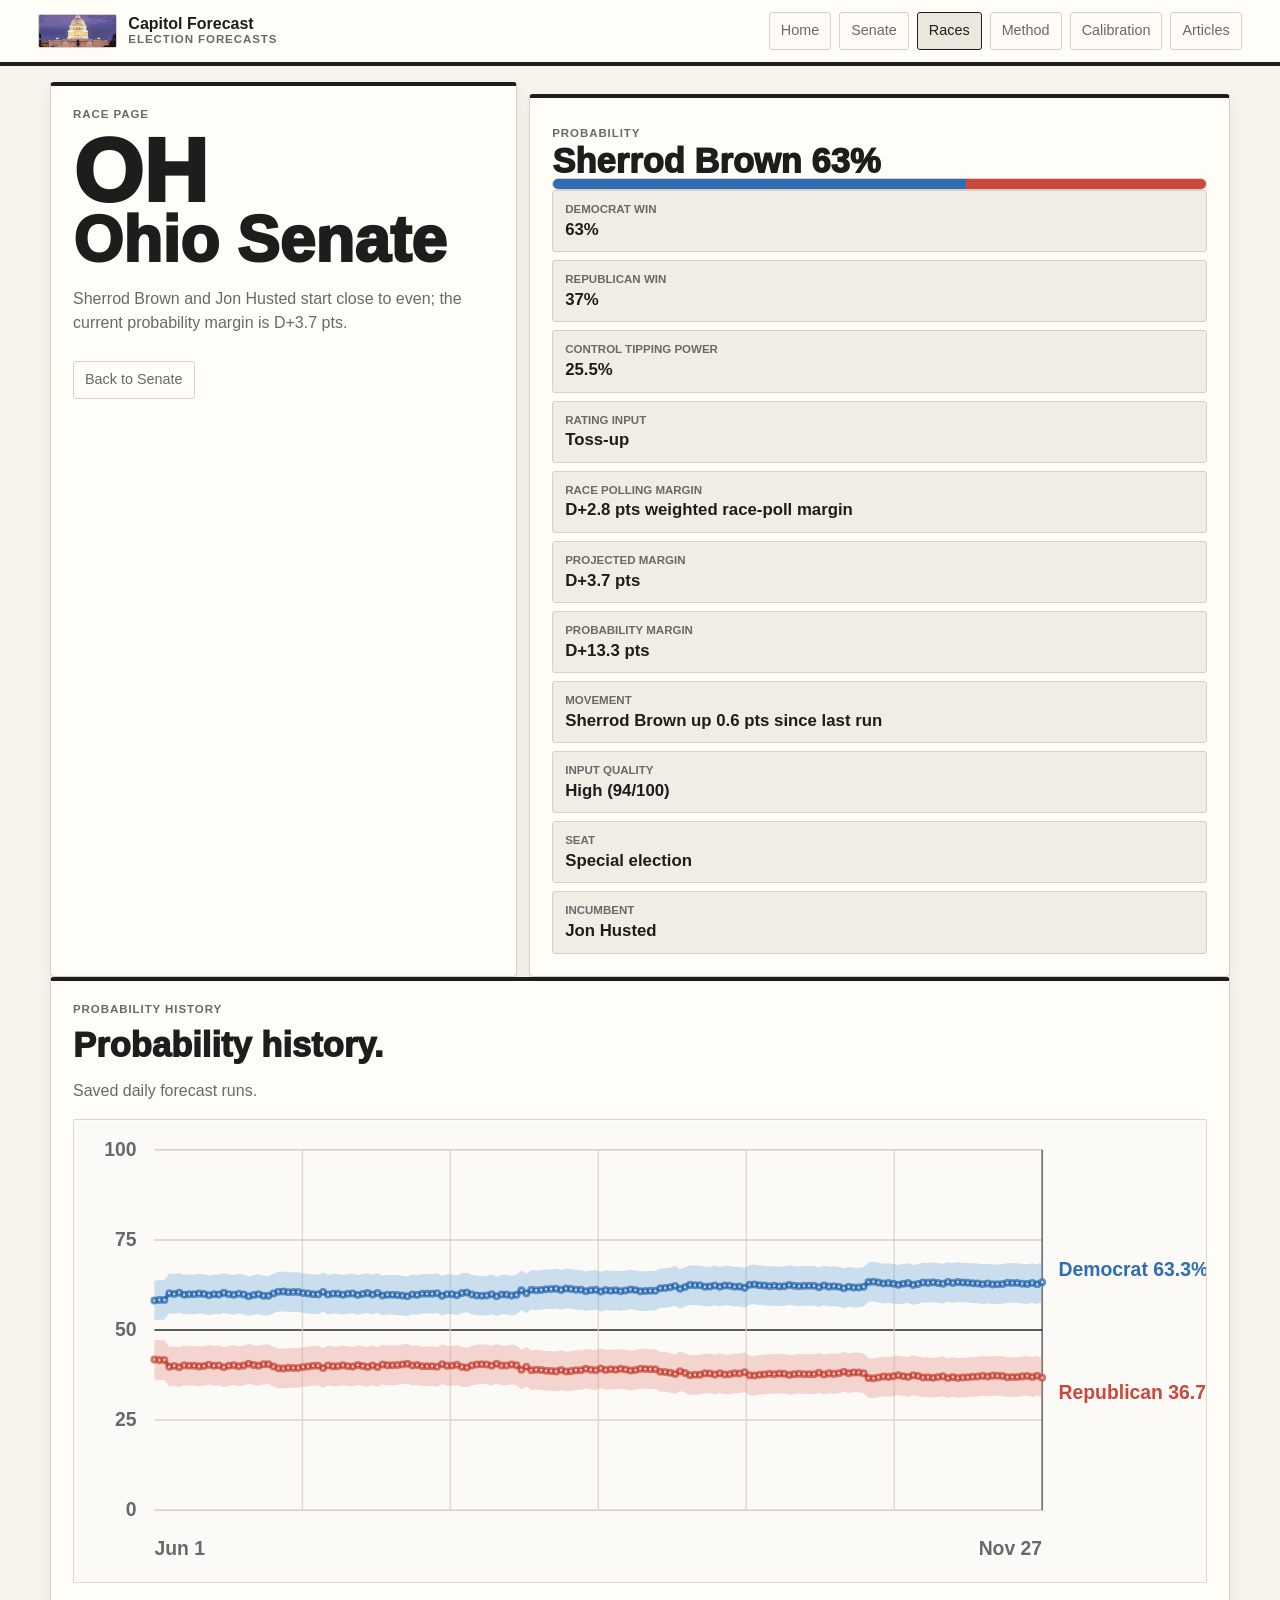
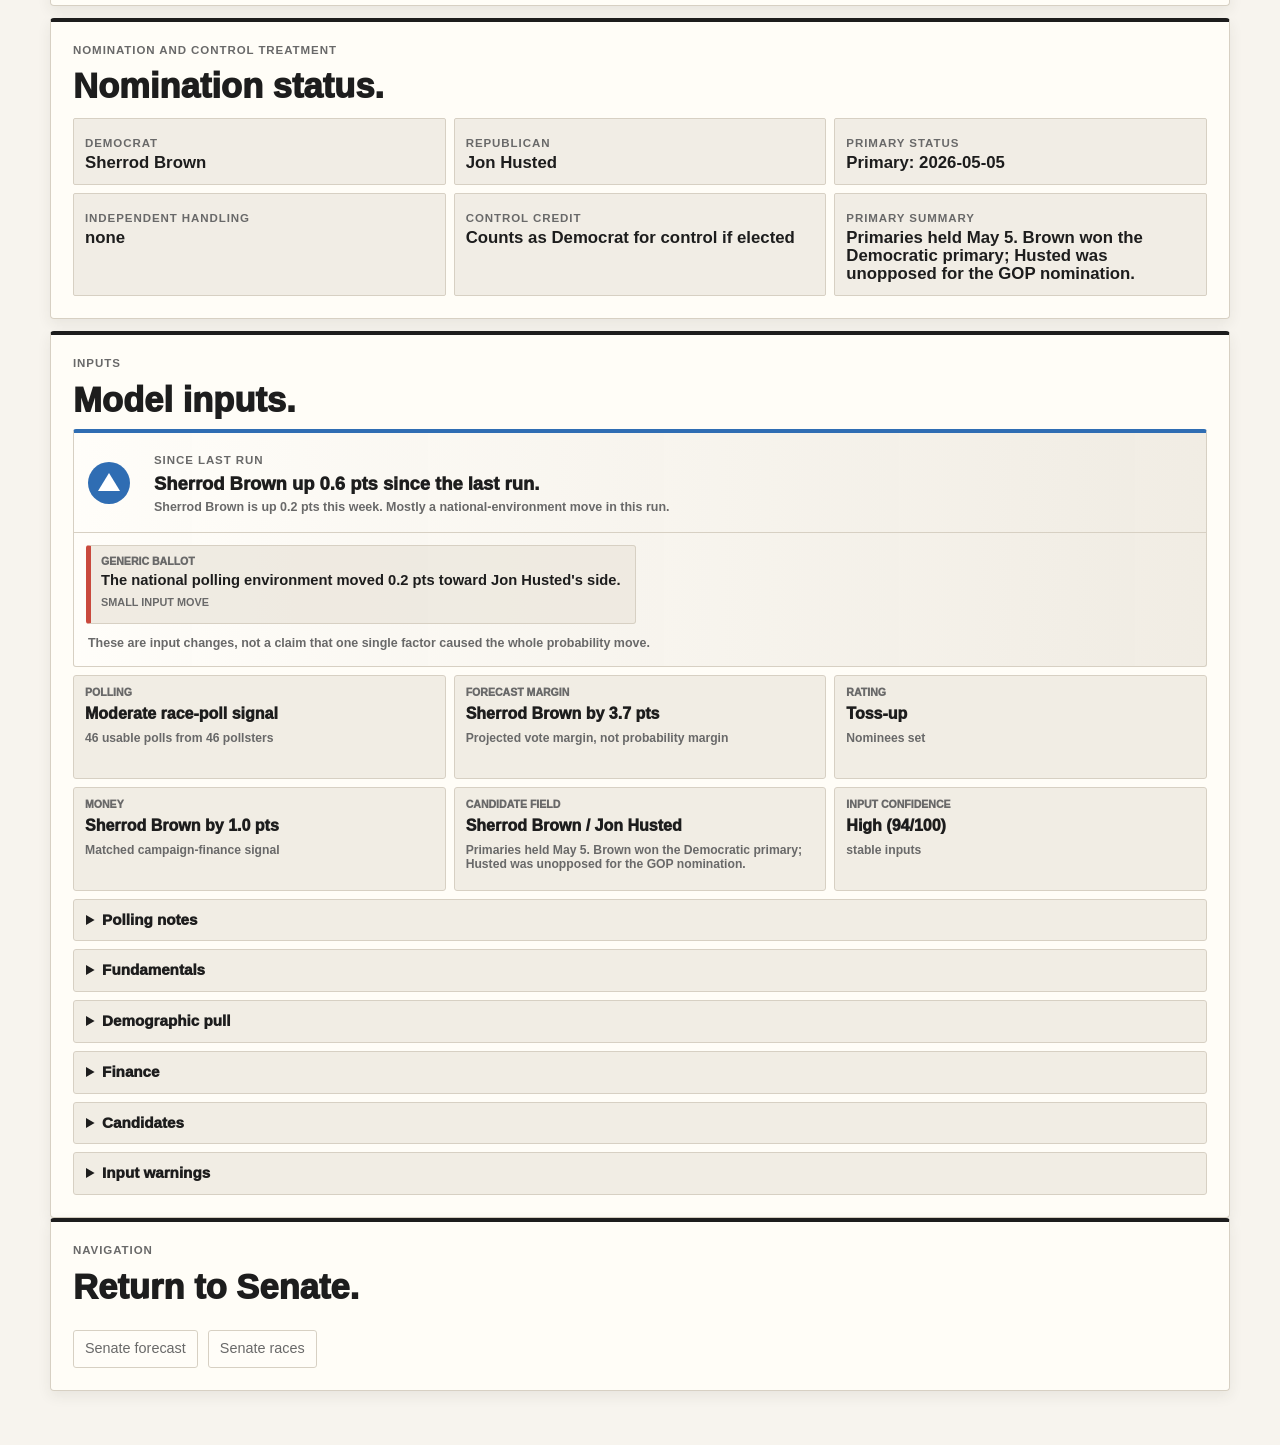
<file: race.html>
<!doctype html>
<html lang="en">
<head>
  <meta charset="utf-8">
  <meta name="viewport" content="width=device-width, initial-scale=1">
  <title>Senate Race Detail | Capitol Forecast</title>
  <meta name="description" content="Individual 2026 Senate race detail page.">
  <link rel="icon" href="assets/favicon.svg" type="image/svg+xml">
  <meta name="theme-color" content="#fffdf8">
  <link rel="stylesheet" href="assets/wiki.css">
</head>
<body>
  <header class="site-header">
    <a class="brand" href="index.html">
      <img class="brand-mark" src="assets/img/spd_logo.jpg" alt="Capitol Forecast">
      <span><strong>Capitol Forecast</strong><small>Election forecasts</small></span>
    </a>
    <nav class="site-nav" aria-label="Primary navigation">
      <a href="index.html">Home</a>
      <a href="senate.html">Senate</a>
      <a class="active" href="races.html">Races</a>
      <a href="methodology.html">Method</a>
      <a href="calibration.html">Calibration</a>
      <a href="articles.html">Articles</a>
    </nav>
  </header>

  <main id="race-detail-page">
    <section class="race-detail" aria-labelledby="race-name">
      <article class="detail-panel">
        <p class="kicker">Race page</p>
        <div id="race-state" class="race-title">--</div>
        <h1 id="race-name">Loading race</h1>
        <p id="race-note" class="lede"></p>
        <div class="hero-actions">
          <a class="button-link" href="senate.html">Back to Senate</a>
        </div>
      </article>

      <aside class="detail-panel">
        <span class="panel-label">Probability</span>
        <h2 id="race-winner">--</h2>
        <div class="prob-track" aria-label="Race probability split">
          <span id="race-dem-track"></span>
          <span id="race-rep-track"></span>
        </div>
        <dl class="race-stats">
          <div><dt>Democratic win</dt><dd id="race-dem">--</dd></div>
          <div><dt>Republican win</dt><dd id="race-rep">--</dd></div>
          <div><dt>Control tipping power</dt><dd id="race-tipping">--</dd></div>
          <div><dt>Rating input</dt><dd id="race-rating">--</dd></div>
          <div><dt>Race polling margin</dt><dd id="race-polling">--</dd></div>
          <div><dt>Projected margin</dt><dd id="race-margin">--</dd></div>
          <div><dt>Probability margin</dt><dd id="race-prob-margin">--</dd></div>
          <div><dt>Movement</dt><dd id="race-movement">--</dd></div>
          <div><dt>Input quality</dt><dd id="race-input-quality">--</dd></div>
          <div><dt>Seat</dt><dd id="race-seat">--</dd></div>
          <div><dt>Incumbent</dt><dd id="race-incumbent">--</dd></div>
        </dl>
      </aside>
    </section>

    <section class="detail-panel" aria-labelledby="history-title">
      <p class="kicker">Probability history</p>
      <h2 id="history-title">Probability history.</h2>
      <p>Saved daily forecast runs.</p>
      <div id="race-history" class="history-chart"></div>
    </section>

    <section class="detail-panel" aria-labelledby="primary-title">
      <p class="kicker">Nomination and control treatment</p>
      <h2 id="primary-title">Nomination status.</h2>
      <div class="detail-grid">
        <div class="detail-chip"><span class="meta">Democrat</span><strong id="race-dem-candidate">--</strong></div>
        <div class="detail-chip"><span class="meta">Republican</span><strong id="race-rep-candidate">--</strong></div>
        <div class="detail-chip"><span class="meta">Primary status</span><strong id="race-primary">--</strong></div>
        <div class="detail-chip"><span class="meta">Independent handling</span><strong id="race-independent">--</strong></div>
        <div class="detail-chip"><span class="meta">Control credit</span><strong id="race-caucus">--</strong></div>
        <div class="detail-chip"><span class="meta">Primary summary</span><strong id="race-primary-summary">--</strong></div>
      </div>
    </section>

    <section class="detail-panel" aria-labelledby="race-inputs-title">
      <p class="kicker">Inputs</p>
      <h2 id="race-inputs-title">Model inputs.</h2>
      <div id="race-input-cards" class="accordion-list"></div>
    </section>

    <section class="text-panel" aria-labelledby="nav-title">
      <p class="kicker">Navigation</p>
      <h2 id="nav-title">Return to Senate.</h2>
      <div class="hero-actions">
        <a class="button-link" href="senate.html">Senate forecast</a>
        <a class="button-link" href="races.html">Senate races</a>
      </div>
    </section>
  </main>

  <script src="assets/wiki.js"></script>
</body>
</html>
</file>
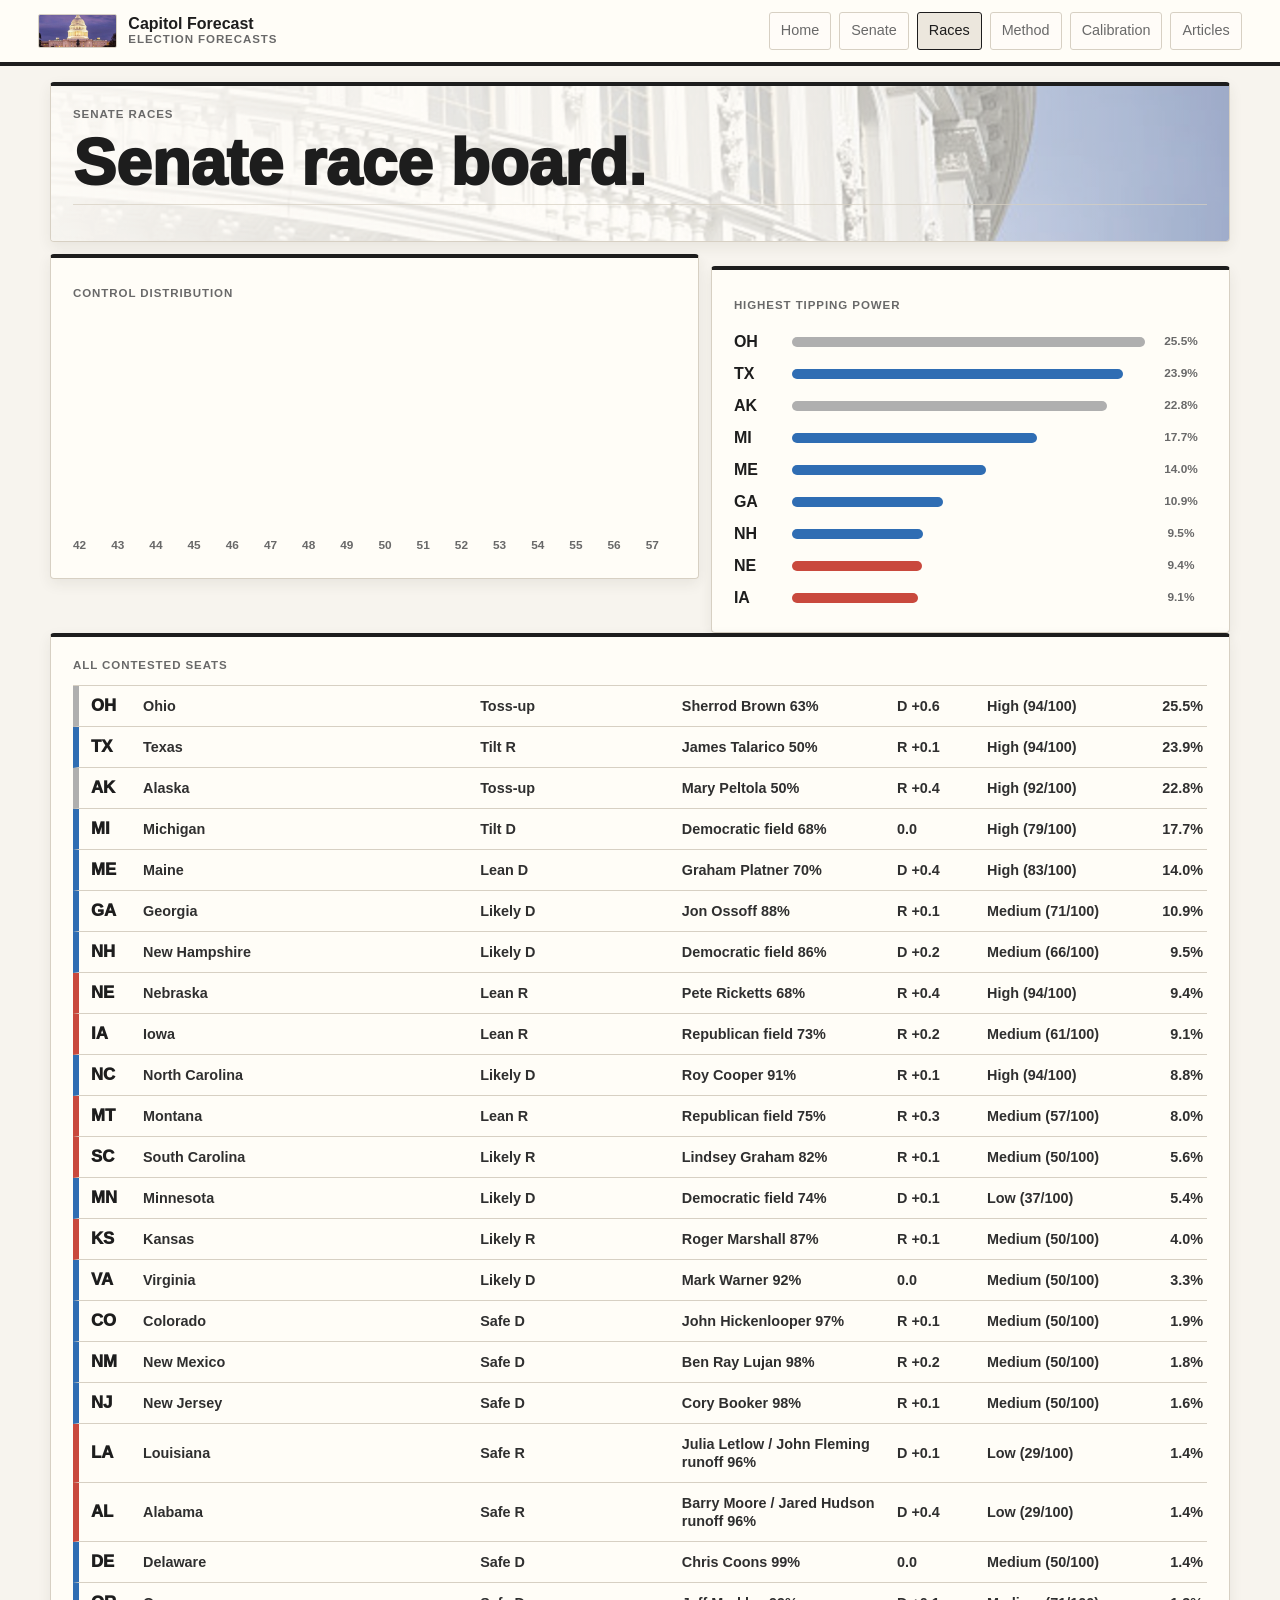
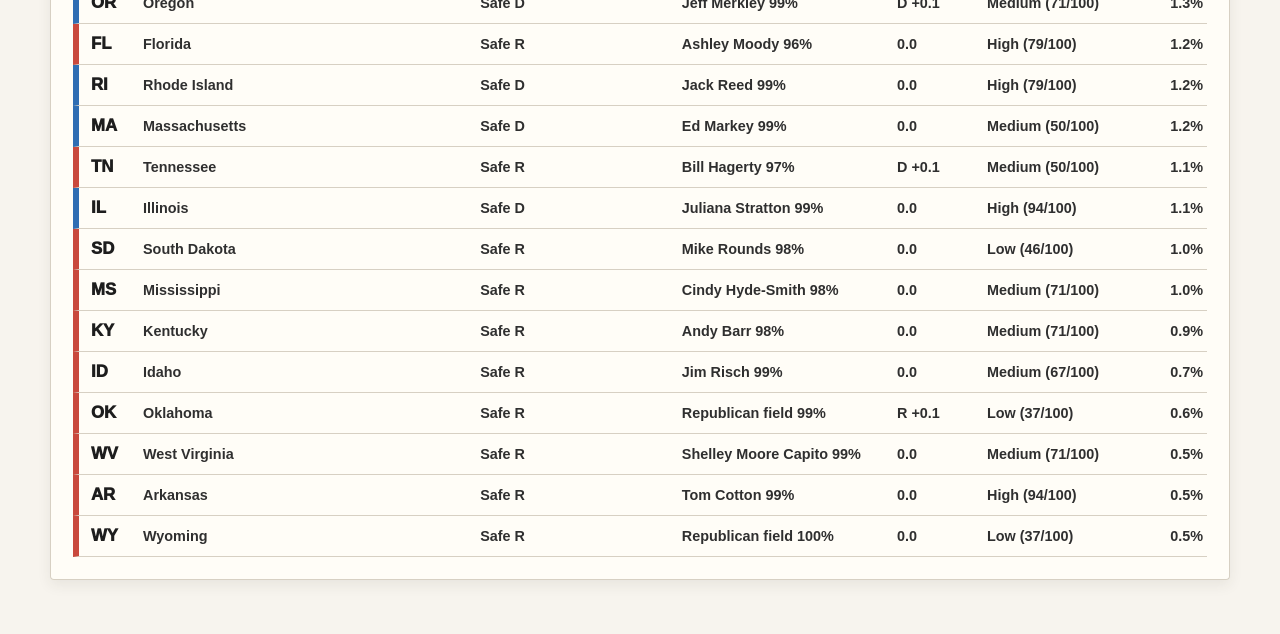
<file: races.html>
<!doctype html>
<html lang="en">
<head>
  <meta charset="utf-8">
  <meta name="viewport" content="width=device-width, initial-scale=1">
  <title>Senate Races | Capitol Forecast</title>
  <meta name="description" content="2026 Senate races by probability and control leverage.">
  <link rel="icon" href="assets/favicon.svg" type="image/svg+xml">
  <meta name="theme-color" content="#fffdf8">
  <link rel="stylesheet" href="assets/wiki.css">
</head>
<body>
  <header class="site-header">
    <a class="brand" href="index.html">
      <img class="brand-mark" src="assets/img/spd_logo.jpg" alt="Capitol Forecast">
      <span><strong>Capitol Forecast</strong><small>Election forecasts</small></span>
    </a>
    <nav class="site-nav" aria-label="Primary navigation">
      <a href="index.html">Home</a>
      <a href="senate.html">Senate</a>
      <a class="active" href="races.html">Races</a>
      <a href="methodology.html">Method</a>
      <a href="calibration.html">Calibration</a>
      <a href="articles.html">Articles</a>
    </nav>
  </header>

  <main>
    <section class="text-panel image-panel compact-page-head" aria-labelledby="races-title">
      <div class="section-head">
        <div>
          <p class="kicker">Senate races</p>
          <h1 id="races-title">Senate race board.</h1>
        </div>
      </div>
    </section>

    <section class="dashboard-grid" aria-label="Race charts">
      <article class="chart-panel">
        <span class="chart-label">Control distribution</span>
        <div id="seat-histogram" class="seat-histogram"></div>
      </article>
      <article class="chart-panel">
        <span class="chart-label">Highest tipping power</span>
        <div id="leverage-chart" class="leverage-chart"></div>
      </article>
    </section>

    <section class="text-panel race-board-panel">
      <p class="kicker">All contested seats</p>
      <div id="battleground-list" class="battleground-list" aria-label="Senate race board"></div>
    </section>
  </main>

  <script src="assets/wiki.js"></script>
</body>
</html>
</file>
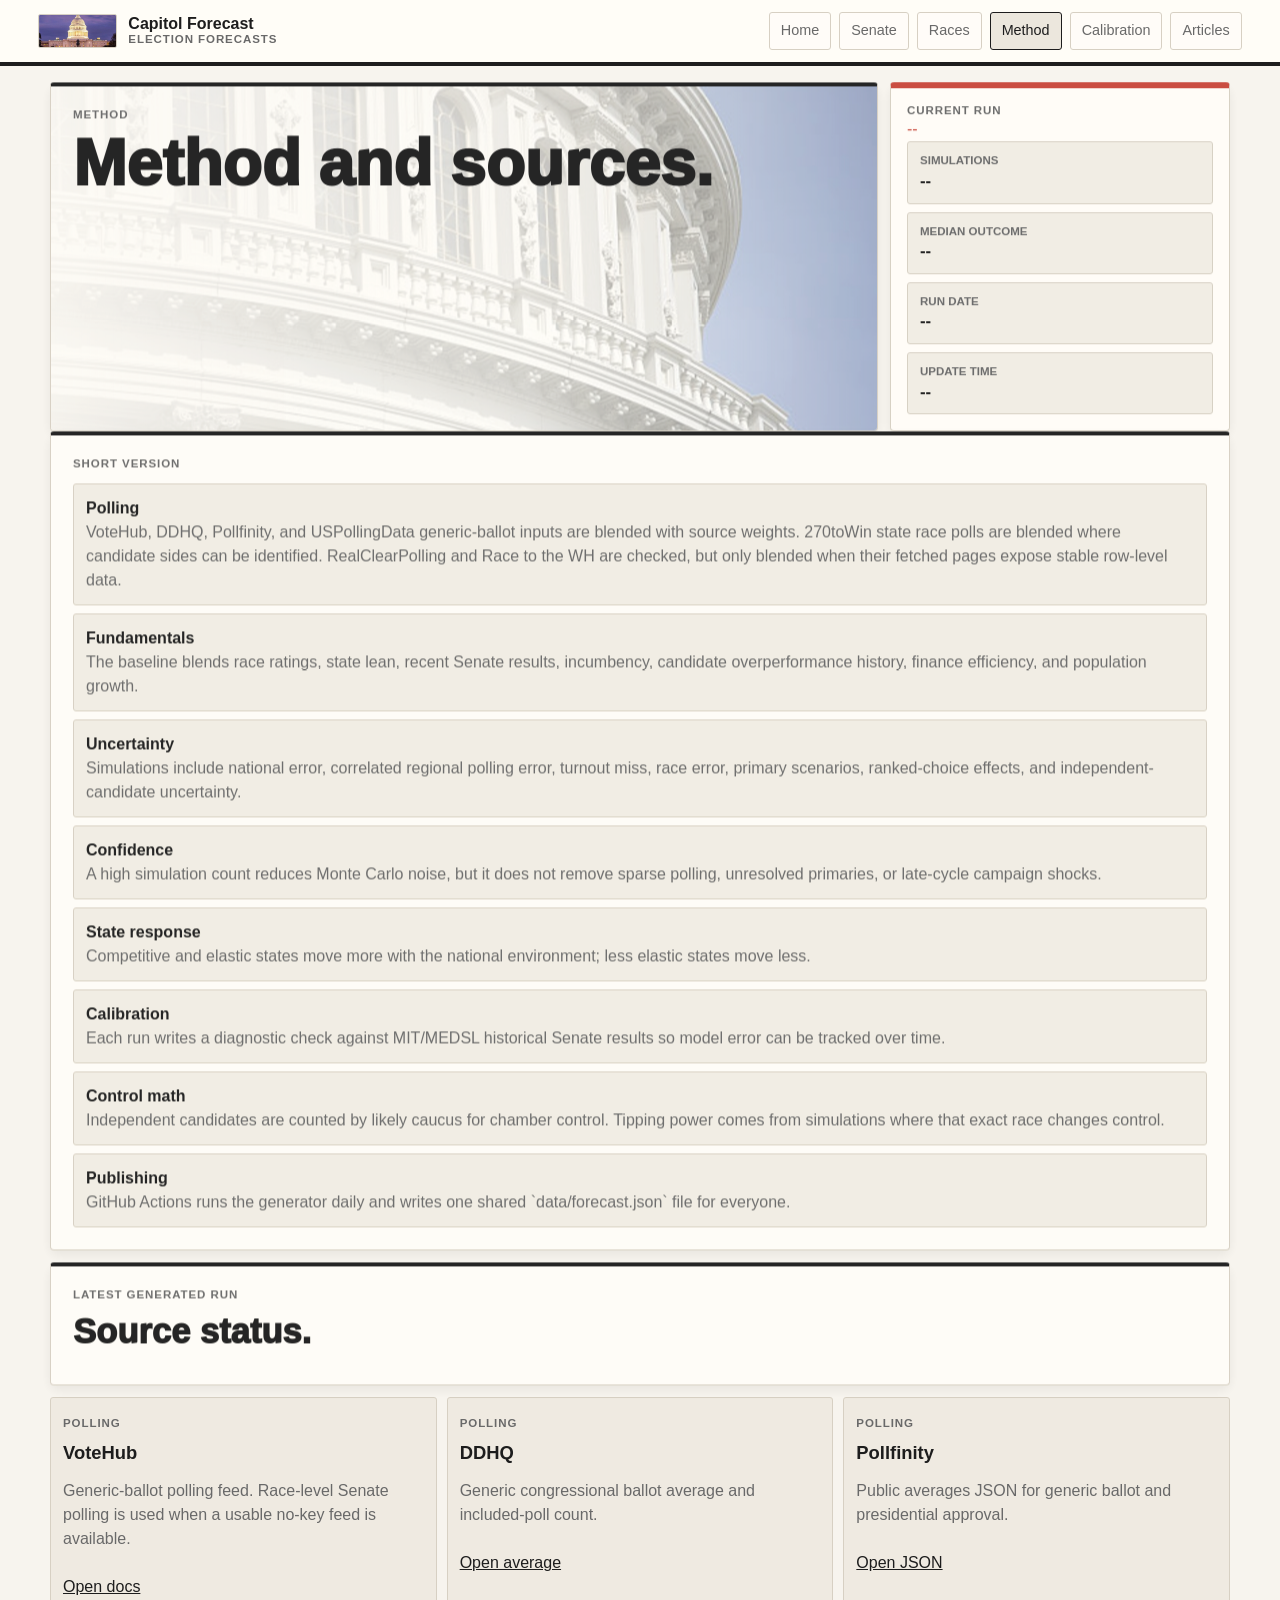
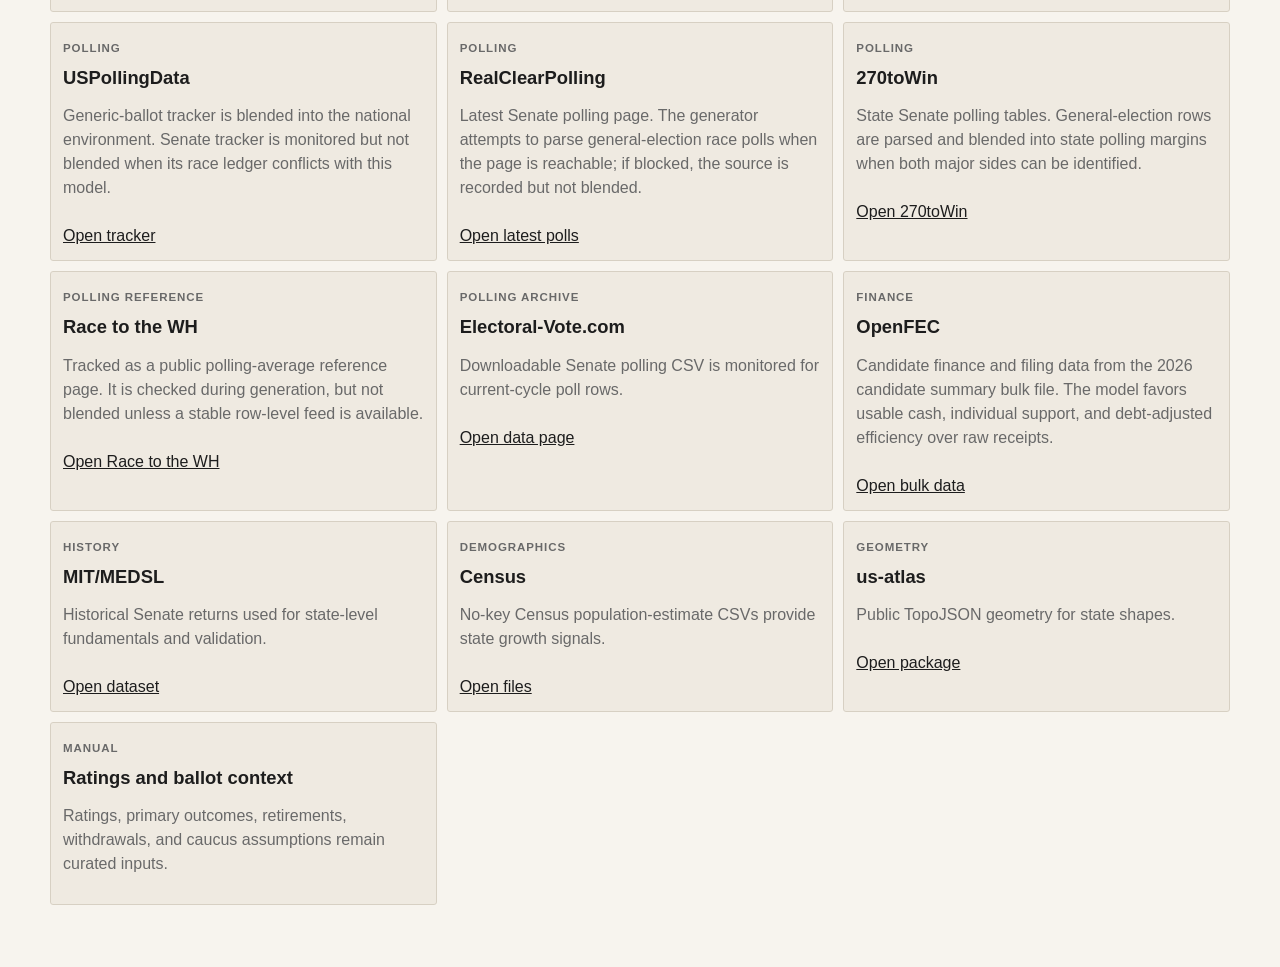
<file: sources.html>
<!doctype html>
<html lang="en">
<head>
  <meta charset="utf-8">
  <meta name="viewport" content="width=device-width, initial-scale=1">
  <meta http-equiv="refresh" content="0; url=methodology.html">
  <title>Sources moved | Capitol Forecast</title>
  <link rel="icon" href="assets/favicon.svg" type="image/svg+xml">
  <meta name="theme-color" content="#fffdf8">
  <link rel="stylesheet" href="assets/wiki.css">
</head>
<body>
  <main>
    <section class="text-panel">
      <p class="kicker">Moved</p>
      <h1>Sources are now part of Method.</h1>
      <p><a class="button-link" href="methodology.html">Open Method & Sources</a></p>
    </section>
  </main>
</body>
</html>
</file>
<file: assets/wiki.css>
:root {
  color-scheme: light;
  --bg: #f7f4ee;
  --paper: #fffdf8;
  --paper-2: #ece7dd;
  --ink: #1d1d1d;
  --muted: #696969;
  --line: #d7d0c3;
  --dem: #2f6db3;
  --rep: #c9493d;
  --safe-d: #174a8b;
  --likely-d: #3f7fbf;
  --lean-d: #84b6e3;
  --tilt-d: #c6dbef;
  --gold: #f4a629;
  --green: #49a078;
  --ind: #8b5cf6;
  --toss: #afafaf;
  --no-election: #e8e6df;
  --tilt-r: #f2c6c2;
  --lean-r: #e58a84;
  --likely-r: #c84646;
  --safe-r: #8e1f2d;
  --shadow: 0 10px 28px rgba(49, 45, 38, .10);
  --shadow-soft: 0 5px 14px rgba(49, 45, 38, .08);
  --shadow-lift: 0 14px 34px rgba(49, 45, 38, .14);
  --ease-out: cubic-bezier(.2, .8, .2, 1);
}

* {
  box-sizing: border-box;
}

html {
  scroll-behavior: smooth;
  overflow-x: hidden;
}

body {
  margin: 0;
  min-width: 320px;
  background: var(--bg);
  color: var(--ink);
  font: 16px/1.5 "Segoe UI", Arial, sans-serif;
  animation: page-in .34s var(--ease-out) both;
  overflow-x: hidden;
}

.state-shape {
  stroke: rgba(20, 30, 45, .72);
}

.state-muted {
  fill: var(--no-election);
  opacity: 1;
}

@keyframes page-in {
  from { opacity: 0; transform: translateY(8px); }
  to { opacity: 1; transform: translateY(0); }
}

@keyframes panel-in {
  from { opacity: 0; transform: translateY(10px); }
  to { opacity: 1; transform: translateY(0); }
}

@keyframes line-draw {
  from { stroke-dashoffset: var(--line-length, 700); }
  to { stroke-dashoffset: 0; }
}

@keyframes bar-rise {
  from { transform: scaleY(.12); opacity: .54; }
  to { transform: scaleY(1); opacity: 1; }
}

@keyframes bar-width {
  from { transform: scaleX(.08); opacity: .62; }
  to { transform: scaleX(1); opacity: 1; }
}

a,
button {
  color: inherit;
  font: inherit;
}

button {
  cursor: pointer;
}

.site-header {
  position: sticky;
  top: 0;
  z-index: 40;
  display: grid;
  grid-template-columns: minmax(220px, 1fr) auto;
  gap: 12px;
  align-items: center;
  padding: 12px clamp(14px, 3vw, 44px);
  border-bottom: 4px solid var(--ink);
  background: color-mix(in srgb, var(--paper) 94%, transparent);
  backdrop-filter: blur(16px);
}

.brand {
  display: inline-flex;
  gap: 11px;
  align-items: center;
  width: fit-content;
  text-decoration: none;
}

.brand-mark {
  width: auto;
  height: 34px;
  max-width: 112px;
  display: block;
  border: 1px solid var(--line);
  border-radius: 2px;
  background: white;
  object-fit: contain;
}

.brand strong,
.brand small {
  display: block;
}

.brand strong {
  font: 900 1rem/1.1 "Segoe UI", Arial, sans-serif;
}

.brand small,
.kicker,
.meta,
.panel-label,
.source-tag,
.race-kicker,
.chart-label {
  color: var(--muted);
  font: 800 .72rem/1.2 "Segoe UI", Arial, sans-serif;
  letter-spacing: .08em;
  text-transform: uppercase;
}

.site-nav {
  display: flex;
  gap: 8px;
  flex-wrap: wrap;
  justify-content: flex-end;
}

.site-nav a,
.button-link {
  min-height: 36px;
  display: inline-flex;
  align-items: center;
  justify-content: center;
  padding: 7px 11px;
  border: 1px solid var(--line);
  border-radius: 3px;
  background: color-mix(in srgb, var(--paper) 86%, transparent);
  color: var(--muted);
  text-decoration: none;
  font-family: "Segoe UI", Arial, sans-serif;
  font-size: .9rem;
  transition: background .16s var(--ease-out), border-color .16s var(--ease-out), color .16s var(--ease-out), transform .16s var(--ease-out);
}

.site-nav a:hover,
.site-nav a.active,
.button-link:hover {
  color: var(--ink);
  border-color: var(--ink);
  background: var(--paper-2);
}

.site-nav a:hover,
.button-link:hover {
  transform: translateY(-1px);
}

main {
  width: min(1180px, calc(100% - 28px));
  margin: 0 auto;
  padding: 16px 0 54px;
}

.hero-grid {
  display: grid;
  grid-template-columns: minmax(0, 1fr) 300px;
  gap: 12px;
  min-height: 380px;
}

.hero-main,
.odds-panel,
.map-panel,
.chart-panel,
.source-panel,
.text-panel,
.detail-panel {
  border: 1px solid var(--line);
  border-radius: 4px;
  background: color-mix(in srgb, var(--paper) 92%, transparent);
  box-shadow: var(--shadow-soft);
  animation: panel-in .42s var(--ease-out) both;
}

.hero-main { animation-delay: .02s; }
.odds-panel { animation-delay: .06s; }
.map-panel { animation-delay: .08s; }
.chart-panel,
.source-panel,
.text-panel,
.detail-panel { animation-delay: .1s; }

.hero-main {
  display: flex;
  flex-direction: column;
  justify-content: flex-end;
  padding: clamp(22px, 4vw, 44px);
  position: relative;
  overflow: hidden;
  border-top: 6px solid var(--ink);
}

.home-hero {
  grid-column: 1 / -1;
  min-height: 330px;
}

.hero-main::before {
  content: "";
  position: absolute;
  inset: 0;
  background:
    linear-gradient(90deg, rgba(255, 253, 248, .93), rgba(255, 253, 248, .68) 46%, rgba(255, 253, 248, .30)),
    linear-gradient(180deg, transparent 0, color-mix(in srgb, var(--paper-2) 48%, transparent) 100%),
    url("img/hero-senate.jpg") center / cover;
  pointer-events: none;
}

.hero-main > * {
  position: relative;
}

.image-panel {
  position: relative;
  overflow: hidden;
}

.image-panel::before {
  content: "";
  position: absolute;
  inset: 0;
  background:
    linear-gradient(90deg, color-mix(in srgb, var(--paper) 95%, transparent), color-mix(in srgb, var(--paper) 72%, transparent) 58%, color-mix(in srgb, var(--paper) 28%, transparent)),
    url("img/capitol-detail.jpg") right center / cover;
  opacity: .78;
  pointer-events: none;
}

.image-panel > * {
  position: relative;
}

h1,
h2,
h3,
p {
  overflow-wrap: anywhere;
}

h1 {
  max-width: 820px;
  margin: 0;
  font-size: clamp(2.35rem, 5vw, 4.85rem);
  line-height: .95;
  letter-spacing: 0;
  font-family: "Segoe UI", Arial, sans-serif;
  font-weight: 950;
}

h2 {
  margin: 0;
  font-size: clamp(1.55rem, 2.7vw, 2.75rem);
  line-height: 1;
  font-family: "Segoe UI", Arial, sans-serif;
  font-weight: 950;
}

h3 {
  margin: 0;
  font-size: 1.15rem;
  line-height: 1.15;
}

.kicker {
  margin: 0 0 12px;
  color: var(--rep);
}

.lede {
  max-width: 680px;
  margin: 16px 0 0;
  color: color-mix(in srgb, var(--ink) 78%, var(--muted));
  font-size: 1rem;
}

.hero-actions {
  display: flex;
  gap: 10px;
  flex-wrap: wrap;
  margin-top: 26px;
}

.forecast-family {
  display: grid;
  grid-template-columns: repeat(3, minmax(0, 1fr));
  gap: 10px;
  margin-top: 12px;
}

.forecast-family-card {
  min-height: 116px;
  padding: 14px;
  border: 1px solid var(--line);
  border-top: 4px solid var(--ink);
  border-radius: 4px;
  background: color-mix(in srgb, var(--paper) 92%, transparent);
  color: var(--ink);
  text-decoration: none;
  box-shadow: var(--shadow-soft);
  transition: border-color .16s var(--ease-out), box-shadow .16s var(--ease-out), transform .16s var(--ease-out), background .16s var(--ease-out);
}

.forecast-family-card:hover,
.forecast-family-card:focus {
  transform: translateY(-3px);
  border-color: color-mix(in srgb, var(--ink) 55%, var(--line));
  background: color-mix(in srgb, var(--paper) 98%, white);
  box-shadow: var(--shadow-lift);
  outline: none;
}

.forecast-family-card.active {
  border-top-color: var(--dem);
}

.forecast-family-card span {
  display: block;
  margin-bottom: 7px;
  color: var(--muted);
  font: 850 .7rem/1.1 "Segoe UI", Arial, sans-serif;
  text-transform: uppercase;
}

.forecast-family-card strong {
  display: block;
  font: 950 1.45rem/1 "Segoe UI", Arial, sans-serif;
}

.forecast-family-card small {
  display: block;
  margin-top: 8px;
  color: var(--muted);
  font-size: .88rem;
}

.forecast-overviews {
  display: grid;
  grid-template-columns: repeat(3, minmax(0, 1fr));
  gap: 10px;
  margin-top: 12px;
}

.forecast-overview-card {
  min-height: 172px;
  padding: 16px;
  border: 1px solid var(--line);
  border-top: 5px solid var(--ink);
  border-radius: 4px;
  background: color-mix(in srgb, var(--paper) 92%, transparent);
  color: var(--ink);
  text-decoration: none;
  box-shadow: var(--shadow-soft);
  transition: border-color .16s var(--ease-out), box-shadow .16s var(--ease-out), transform .16s var(--ease-out), background .16s var(--ease-out);
}

.forecast-overview-card:hover,
.forecast-overview-card:focus {
  transform: translateY(-3px);
  border-color: color-mix(in srgb, var(--ink) 55%, var(--line));
  background: color-mix(in srgb, var(--paper) 98%, white);
  box-shadow: var(--shadow-lift);
  outline: none;
}

.forecast-overview-card.active {
  border-top-color: var(--dem);
}

.forecast-overview-card.control-dem {
  border-top-color: var(--dem);
}

.forecast-overview-card.control-rep {
  border-top-color: var(--rep);
}

.forecast-overview-card.control-dem b {
  color: var(--dem);
}

.forecast-overview-card.control-rep b {
  color: var(--rep);
}

.forecast-overview-card span {
  display: block;
  color: var(--muted);
  font: 850 .7rem/1.1 "Segoe UI", Arial, sans-serif;
  text-transform: uppercase;
}

.forecast-overview-card strong {
  display: block;
  margin-top: 8px;
  font: 950 1.45rem/1 "Segoe UI", Arial, sans-serif;
}

.forecast-overview-card b {
  display: block;
  margin-top: 15px;
  color: var(--ink);
  font: 950 clamp(1.65rem, 3vw, 2.6rem)/.95 "Segoe UI", Arial, sans-serif;
}

.forecast-overview-card small {
  display: block;
  margin-top: 8px;
  color: var(--muted);
  font-size: .9rem;
}

.forecast-overview-card i {
  font-style: normal;
  font-weight: 900;
}

.home-run-panel {
  padding: 16px;
  border-top: 6px solid var(--ink);
  min-width: 0;
}

.home-run-panel dl {
  display: grid;
  gap: 8px;
  margin: 0;
}

.home-run-panel div {
  padding: 11px;
  border: 1px solid var(--line);
  background: color-mix(in srgb, var(--paper) 86%, transparent);
}

.home-run-panel dt {
  color: var(--muted);
  font: 850 .68rem/1.1 "Segoe UI", Arial, sans-serif;
  text-transform: uppercase;
}

.home-run-panel dd {
  margin: 4px 0 0;
  font: 950 1.05rem/1.05 "Segoe UI", Arial, sans-serif;
}

.home-radar-grid,
.home-news-grid {
  display: grid;
  grid-template-columns: 1fr 1fr;
  gap: 12px;
  margin-top: 12px;
}

.home-radar-grid {
  grid-template-columns: repeat(3, minmax(0, 1fr));
}

.home-news-grid {
  grid-template-columns: minmax(0, 1.35fr) minmax(260px, .65fr);
}

.home-radar-list,
.home-article-list {
  display: grid;
  gap: 0;
  margin-top: 12px;
  border-top: 1px solid var(--line);
}

.home-radar-row,
.home-article-list a {
  color: var(--ink);
  text-decoration: none;
}

.home-radar-row {
  display: grid;
  grid-template-columns: 44px minmax(0, 1fr) 96px 58px;
  gap: 10px;
  align-items: center;
  padding: 10px 2px;
  border-bottom: 1px solid var(--line);
  border-left: 5px solid var(--toss);
  transition: background .14s var(--ease-out), transform .14s var(--ease-out), padding-left .14s var(--ease-out);
}

.home-radar-row.leads-dem {
  border-left-color: var(--dem);
}

.home-radar-row.leads-rep {
  border-left-color: var(--rep);
}

.home-radar-row.leads-ind {
  border-left-color: var(--ind);
}

.home-radar-row strong,
.home-radar-row b,
.home-radar-row i {
  font: 900 .8rem/1.1 "Segoe UI", Arial, sans-serif;
  font-style: normal;
}

.home-radar-row span,
.home-article-list span {
  color: var(--muted);
  font-size: .82rem;
}

.home-radar-row span {
  overflow: hidden;
  text-overflow: ellipsis;
  white-space: nowrap;
}

.home-radar-row:hover,
.home-radar-row:focus,
.home-article-list a:hover,
.home-article-list a:focus {
  background: color-mix(in srgb, var(--gold) 12%, transparent);
  outline: none;
}

.home-radar-row:hover,
.home-radar-row:focus {
  padding-left: 6px;
  transform: translateX(2px);
}

.home-article-list a {
  display: grid;
  gap: 5px;
  padding: 11px 2px;
  border-bottom: 1px solid var(--line);
  transition: background .14s var(--ease-out), transform .14s var(--ease-out), padding-left .14s var(--ease-out);
}

.home-article-list a:hover,
.home-article-list a:focus {
  padding-left: 6px;
  transform: translateX(2px);
}

.home-article-list strong {
  font: 900 .95rem/1.1 "Segoe UI", Arial, sans-serif;
}

.home-data-links {
  display: grid;
  gap: 8px;
  margin-top: 12px;
  border-top: 1px solid var(--line);
}

.home-data-links a {
  padding: 11px 2px;
  border-bottom: 1px solid var(--line);
  color: var(--ink);
  font: 900 .92rem/1 "Segoe UI", Arial, sans-serif;
  text-decoration-thickness: 2px;
  text-underline-offset: 3px;
  transition: background .14s var(--ease-out), padding-left .14s var(--ease-out);
}

.home-data-links a:hover,
.home-data-links a:focus {
  background: color-mix(in srgb, var(--gold) 12%, transparent);
  padding-left: 6px;
  outline: none;
}

.signal-list {
  display: grid;
  gap: 0;
  margin-top: 12px;
  border-top: 1px solid var(--line);
}

.signal-row {
  display: grid;
  grid-template-columns: 110px minmax(0, 1fr);
  gap: 10px;
  align-items: center;
  padding: 10px 2px;
  border-bottom: 1px solid var(--line);
}

.signal-row strong {
  font: 950 1.05rem/1 "Segoe UI", Arial, sans-serif;
}

.signal-row span {
  color: var(--muted);
  font: 800 .82rem/1.2 "Segoe UI", Arial, sans-serif;
}

.signal-row.signal-muted strong {
  color: var(--gold);
  font-size: .85rem;
  text-transform: uppercase;
}

.odds-panel {
  display: flex;
  flex-direction: column;
  justify-content: space-between;
  padding: 16px;
  border-top: 6px solid var(--rep);
  min-width: 0;
  overflow: hidden;
}

.odds-panel.control-dem {
  border-top-color: var(--dem);
}

.odds-panel.control-rep {
  border-top-color: var(--rep);
}

.big-odds {
  display: grid;
  gap: 2px;
  color: var(--rep);
  font-family: "Segoe UI", Arial, sans-serif;
  letter-spacing: 0;
}

.odds-panel.control-dem .big-odds {
  color: var(--dem);
}

.odds-panel.control-rep .big-odds {
  color: var(--rep);
}

.odds-panel.control-dem #control-headline {
  color: var(--dem);
}

.odds-panel.control-rep #control-headline {
  color: var(--rep);
}

.big-odds span,
.big-odds strong {
  display: block;
  max-width: 100%;
  overflow-wrap: normal;
}

.big-odds span {
  color: var(--muted);
  font: 900 .74rem/1.1 "Segoe UI", Arial, sans-serif;
  text-transform: uppercase;
}

.big-odds strong {
  font-size: clamp(3.4rem, 5vw, 5.1rem);
  line-height: .85;
  font-weight: 950;
}

.odds-panel dl,
.race-stats,
.method-list {
  display: grid;
  gap: 8px;
  margin: 0;
}

.odds-panel dl div,
.race-stats div,
.method-list li,
.source-card {
  padding: 12px;
  border: 1px solid var(--line);
  border-radius: 3px;
  background: color-mix(in srgb, var(--paper-2) 72%, transparent);
  transition: background .14s var(--ease-out), border-color .14s var(--ease-out), transform .14s var(--ease-out);
}

.odds-panel dl div:hover,
.race-stats div:hover,
.method-list li:hover,
.source-card:hover {
  background: color-mix(in srgb, var(--paper) 88%, white);
  border-color: color-mix(in srgb, var(--ink) 20%, var(--line));
}

dt {
  color: var(--muted);
  font: 800 .72rem/1.2 "Segoe UI", Arial, sans-serif;
  text-transform: uppercase;
}

dd {
  margin: 3px 0 0;
  font: 900 1.05rem/1.15 "Segoe UI", Arial, sans-serif;
}

.control-bar,
.prob-track {
  height: 12px;
  display: flex;
  overflow: hidden;
  border: 1px solid var(--line);
  border-radius: 999px;
  background: color-mix(in srgb, var(--paper-2) 70%, transparent);
}

.control-bar span:first-child,
.prob-track span:first-child {
  background: var(--dem);
}

.control-bar span:last-child,
.prob-track span:last-child {
  background: var(--rep);
}

.prob-track.independent-track span:first-child {
  background: var(--ind);
}

.control-bar span,
.prob-track span {
  transform-origin: left center;
  transition: width .42s var(--ease-out);
}

.map-panel {
  margin-top: 10px;
  padding: clamp(14px, 2.5vw, 24px);
  border-top: 4px solid var(--dem);
}

.map-color-controls {
  display: flex;
  flex-wrap: wrap;
  gap: 6px;
  margin: 10px 0 8px;
}

.map-color-controls button {
  min-height: 30px;
  padding: 5px 9px;
  border: 1px solid var(--line);
  border-radius: 3px;
  background: var(--paper);
  color: var(--muted);
  font: 850 .78rem/1 "Segoe UI", Arial, sans-serif;
  transition: background .14s var(--ease-out), color .14s var(--ease-out), border-color .14s var(--ease-out), transform .14s var(--ease-out);
}

.map-color-controls button:hover,
.map-color-controls button:focus,
.map-color-controls button.active {
  border-color: var(--ink);
  background: var(--paper-2);
  color: var(--ink);
}

.map-color-controls button:hover,
.map-color-controls button:focus {
  transform: translateY(-1px);
}

.section-head {
  display: flex;
  justify-content: space-between;
  gap: 18px;
  align-items: end;
  margin-bottom: 14px;
  padding-bottom: 10px;
  border-bottom: 1px solid color-mix(in srgb, var(--line) 72%, transparent);
}

.section-head p:last-child,
.source-panel p,
.text-panel p,
.detail-panel p,
.source-card p {
  color: var(--muted);
}

.map-wrap {
  display: grid;
  grid-template-columns: minmax(0, 1fr) 280px;
  gap: 16px;
  align-items: start;
}

.house-board-layout {
  display: grid;
  grid-template-columns: minmax(0, 1fr) 280px;
  gap: 16px;
  align-items: start;
}

.district-cartogram {
  display: grid;
  grid-template-columns: repeat(29, minmax(0, 1fr));
  gap: 3px;
  padding: 8px;
  border: 1px solid var(--line);
  background: color-mix(in srgb, var(--paper) 82%, transparent);
}

.district-map {
  min-height: 430px;
  width: 100%;
  overflow: hidden;
  border: 1px solid var(--line);
  background: color-mix(in srgb, var(--paper) 82%, transparent);
}

.district-map svg {
  width: 100%;
  height: auto;
  display: block;
}

.district-shape {
  stroke: color-mix(in srgb, var(--paper) 72%, var(--ink));
  stroke-width: .45;
  vector-effect: non-scaling-stroke;
  cursor: pointer;
  transition: opacity .16s ease, stroke-width .16s ease, filter .16s ease;
}

.district-shape:hover,
.district-shape:focus {
  opacity: 1;
  stroke: var(--gold);
  stroke-width: 1.5;
  filter: drop-shadow(0 0 7px rgba(244, 185, 66, .45));
  outline: none;
}

.district-cell {
  aspect-ratio: 1;
  min-width: 0;
  border: 1px solid color-mix(in srgb, var(--ink) 18%, transparent);
  border-radius: 2px;
  padding: 0;
  color: transparent;
  font: 800 .45rem/1 "Segoe UI", Arial, sans-serif;
  overflow: hidden;
  display: grid;
  place-items: center;
  appearance: none;
  transition: transform .14s var(--ease-out), outline-color .14s var(--ease-out), color .14s var(--ease-out);
}

.district-cell span {
  opacity: 0;
}

.district-cell:hover,
.district-cell:focus {
  color: var(--ink);
  outline: 2px solid var(--gold);
  outline-offset: 1px;
  transform: scale(1.35);
  z-index: 2;
}

.district-cell:hover span,
.district-cell:focus span {
  opacity: 1;
}

.district-list {
  max-height: 520px;
  overflow: auto;
  border: 1px solid var(--line);
  background: color-mix(in srgb, var(--paper) 82%, transparent);
}

.district-list-row {
  width: 100%;
  display: grid;
  grid-template-columns: 58px minmax(110px, 1fr) 88px 78px 72px;
  gap: 9px;
  align-items: center;
  border: 0;
  border-bottom: 1px solid var(--line);
  border-left: 5px solid var(--toss);
  padding: 8px 10px;
  background: transparent;
  color: var(--ink);
  text-align: left;
  appearance: none;
  transition: background .14s var(--ease-out), transform .14s var(--ease-out), padding-left .14s var(--ease-out);
}

.district-list-row.leads-dem {
  border-left-color: var(--dem);
}

.district-list-row.leads-rep {
  border-left-color: var(--rep);
}

.district-list-row:hover,
.district-list-row:focus {
  background: color-mix(in srgb, var(--gold) 12%, transparent);
  padding-left: 14px;
  transform: translateX(2px);
  outline: none;
}

.district-list-row strong,
.district-list-row em,
.district-list-row i {
  font: 900 .78rem/1.1 "Segoe UI", Arial, sans-serif;
  font-style: normal;
}

.district-list-row span {
  color: var(--muted);
  font-size: .8rem;
  white-space: nowrap;
  overflow: hidden;
  text-overflow: ellipsis;
}

.house-board-layout .hover-card {
  position: sticky;
  top: 92px;
}

#senate-map,
#president-map {
  min-height: 430px;
  width: 100%;
  overflow: hidden;
}

#senate-map svg,
#president-map svg {
  width: 100%;
  height: auto;
  display: block;
}

.state-shape {
  stroke: color-mix(in srgb, var(--paper) 65%, var(--ink));
  stroke-width: 1;
  vector-effect: non-scaling-stroke;
  cursor: pointer;
  transition: opacity .16s var(--ease-out), stroke-width .16s var(--ease-out), filter .16s var(--ease-out), transform .16s var(--ease-out);
}

.state-shape:hover,
.state-shape:focus {
  opacity: 1;
  stroke: var(--gold);
  stroke-width: 2.4;
  filter: drop-shadow(0 0 8px rgba(244, 185, 66, .55));
  outline: none;
}

.safe-d { fill: var(--safe-d); background: var(--safe-d); }
.likely-d { fill: var(--likely-d); background: var(--likely-d); }
.lean-d { fill: var(--lean-d); background: var(--lean-d); }
.tilt-d { fill: var(--tilt-d); background: var(--tilt-d); }
.tossup { fill: var(--toss); background: var(--toss); }
.tilt-r { fill: var(--tilt-r); background: var(--tilt-r); }
.lean-r { fill: var(--lean-r); background: var(--lean-r); }
.likely-r { fill: var(--likely-r); background: var(--likely-r); }
.safe-r { fill: var(--safe-r); background: var(--safe-r); }

.map-legend {
  display: flex;
  gap: 8px;
  flex-wrap: wrap;
  margin: 10px 0 14px;
}

.map-legend span {
  display: inline-flex;
  align-items: center;
  gap: 6px;
  color: var(--muted);
  font: 800 .72rem/1 "Segoe UI", Arial, sans-serif;
  text-transform: uppercase;
}

.map-legend i {
  width: 18px;
  height: 12px;
  border: 1px solid rgba(255, 255, 255, .25);
}

.state-muted {
  fill: var(--no-election);
  opacity: 1;
}

.map-note {
  margin-top: 8px;
  color: var(--muted);
  font-size: .92rem;
}

.hover-card {
  min-height: 300px;
  padding: 12px;
  border: 1px solid var(--line);
  border-radius: 4px;
  background: color-mix(in srgb, var(--paper-2) 82%, transparent);
  box-shadow: inset 0 1px 0 rgba(255, 255, 255, .35);
  transition: background .16s var(--ease-out), box-shadow .16s var(--ease-out), transform .16s var(--ease-out);
}

.hover-card:hover,
.hover-card:focus-within {
  background: color-mix(in srgb, var(--paper-2) 66%, var(--paper));
  box-shadow: var(--shadow-soft);
}

.hover-card h3 {
  margin-top: 6px;
  font-size: 1rem;
  line-height: 1.18;
}

.hover-card .state-code {
  font: 950 2.75rem/.86 "Segoe UI", Arial, sans-serif;
}

.map-card-title {
  display: flex;
  justify-content: space-between;
  gap: 8px;
  align-items: start;
  margin-top: 4px;
}

.rating-pill {
  display: inline-flex;
  align-items: center;
  padding: 4px 7px;
  border: 1px solid var(--line);
  border-radius: 3px;
  color: var(--ink);
  font: 900 .72rem/1 "Segoe UI", Arial, sans-serif;
  transition: transform .14s var(--ease-out);
}

.hover-card:hover .rating-pill {
  transform: translateY(-1px);
}

.candidate-table {
  margin: 11px 0 10px;
  border-top: 1px solid var(--line);
  border-bottom: 1px solid var(--line);
}

.candidate-table-head,
.candidate-row,
.candidate-margin {
  display: grid;
  grid-template-columns: minmax(0, 1fr) 76px;
  gap: 8px;
  align-items: center;
  padding: 7px 0;
}

.candidate-table-head,
.candidate-margin span {
  color: var(--muted);
  font: 850 .66rem/1 "Segoe UI", Arial, sans-serif;
  text-transform: uppercase;
}

.candidate-table-head span:last-child,
.candidate-row strong,
.candidate-margin strong {
  text-align: right;
}

.candidate-row {
  border-top: 1px solid color-mix(in srgb, var(--line) 70%, transparent);
  font: 800 .82rem/1.2 "Segoe UI", Arial, sans-serif;
}

.candidate-row span {
  min-width: 0;
  overflow-wrap: anywhere;
}

.candidate-row i {
  display: inline-grid;
  place-items: center;
  width: 16px;
  height: 16px;
  margin-left: 4px;
  border-radius: 4px;
  color: white;
  font: 900 .62rem/1 "Segoe UI", Arial, sans-serif;
  font-style: normal;
  vertical-align: middle;
}

.dem-row i.party-badge {
  background: var(--dem);
}

.rep-row i.party-badge {
  background: var(--rep);
}

.candidate-row i.ind-badge {
  background: var(--ind);
}

.candidate-row i.presumptive-badge {
  width: 13px;
  height: 13px;
  color: var(--muted);
  border: 1px solid color-mix(in srgb, var(--muted) 55%, transparent);
  background: color-mix(in srgb, var(--paper) 85%, white);
  font-size: .5rem;
}

.dem-row strong {
  color: var(--dem);
}

.rep-row strong {
  color: var(--rep);
}

.candidate-row.independent-row strong {
  color: var(--ind);
}

.candidate-row.extra-row strong {
  color: var(--ind);
  font-size: .82rem;
}

.candidate-margin {
  border-top: 1px solid var(--line);
  padding-bottom: 8px;
}

.candidate-key {
  margin: 8px 0 0;
  color: var(--muted);
  font: 750 .72rem/1.25 "Segoe UI", Arial, sans-serif;
}

.candidate-key b {
  display: inline-grid;
  place-items: center;
  width: 15px;
  height: 15px;
  margin-right: 3px;
  border-radius: 4px;
  color: var(--muted);
  border: 1px solid color-mix(in srgb, var(--muted) 55%, transparent);
  background: color-mix(in srgb, var(--paper) 85%, white);
  font: 900 .6rem/1 "Segoe UI", Arial, sans-serif;
}

.candidate-key b + b,
.candidate-key b:nth-of-type(2) {
  margin-left: 8px;
  color: white;
  border-color: transparent;
  background: var(--ind);
}

.hover-card .button-link {
  margin-top: 16px;
}

.fallback-list {
  display: grid;
  grid-template-columns: repeat(5, minmax(0, 1fr));
  gap: 8px;
}

.fallback-list a {
  min-height: 54px;
  display: grid;
  place-items: center;
  border: 1px solid var(--line);
  border-radius: 2px;
  text-decoration: none;
  font: 900 1rem/1 "Segoe UI", Arial, sans-serif;
}

.dashboard-grid {
  display: grid;
  grid-template-columns: 1.25fr 1fr;
  gap: 12px;
  margin-top: 12px;
  align-items: start;
}

.chart-wide {
  grid-column: 1 / -1;
}

.confidence-note {
  margin-top: 12px;
  border-top-color: var(--gold);
}

.confidence-note h2 {
  max-width: 680px;
  font-size: clamp(1.35rem, 2.2vw, 2.15rem);
}

.chart-panel,
.source-panel,
.text-panel,
.detail-panel {
  padding: clamp(14px, 2.4vw, 22px);
  border-top: 4px solid var(--ink);
}

.chart-panel + .chart-panel,
.chart-panel + .text-panel,
.text-panel + .chart-panel,
.text-panel + .text-panel,
.detail-panel + .detail-panel,
.source-panel + .source-panel {
  margin-top: 12px;
}

.chart-panel,
.detail-panel,
.map-panel {
  position: relative;
  min-width: 0;
}

.seat-histogram,
.leverage-chart,
.poll-chart {
  display: grid;
  gap: 8px;
  margin-top: 14px;
}

.seat-histogram {
  align-items: end;
  min-height: 190px;
  overflow-x: auto;
  padding-bottom: 4px;
}

#house-seat-histogram {
  min-height: 112px;
}

.seat-bin {
  min-height: 52px;
  display: flex;
  flex-direction: column;
  justify-content: flex-end;
  gap: 7px;
  border: 0;
  background: transparent;
  padding: 0;
}

.seat-bin i {
  display: block;
  height: calc(var(--bar-scale, .02) * 215px);
  min-height: 4px;
  border-radius: 2px 2px 0 0;
  background: var(--dem);
  transform-origin: bottom;
  animation: bar-rise .34s var(--ease-out) both;
  transition: background .14s var(--ease-out), filter .14s var(--ease-out), transform .14s var(--ease-out);
}

#house-seat-histogram .seat-bin i {
  height: calc(var(--bar-scale, .02) * 118px);
}

.seat-bin:hover i,
.seat-bin:focus i {
  background: linear-gradient(180deg, var(--gold), var(--dem));
  filter: drop-shadow(0 4px 6px rgba(49, 45, 38, .18));
}

.seat-bin span,
.leverage-row span,
.poll-row span {
  color: var(--muted);
  font: 700 .74rem/1 "Segoe UI", Arial, sans-serif;
  text-align: center;
}

#ev-histogram {
  overflow-x: hidden;
}

#ev-histogram .seat-bin i {
  height: calc(var(--bar-scale, .02) * 138px);
}

#ev-histogram .seat-bin span {
  min-height: 1em;
  font-size: .66rem;
  line-height: 1.05;
  white-space: normal;
}

.matchup-strength {
  margin-top: 14px;
}

.matchup-strength-grid {
  display: grid;
  grid-template-columns: repeat(2, minmax(0, 1fr));
  gap: 14px 18px;
}

.matchup-strength-grid section {
  min-width: 0;
}

.matchup-strength-grid h3 {
  margin: 0 0 9px;
  color: var(--muted);
  font: 900 .72rem/1.1 "Segoe UI", Arial, sans-serif;
  letter-spacing: .03em;
  text-transform: uppercase;
}

.matchup-strength-row {
  width: 100%;
  display: grid;
  grid-template-columns: minmax(72px, .55fr) minmax(0, 1fr) 52px;
  gap: 8px;
  align-items: center;
  border: 0;
  border-bottom: 1px solid var(--line);
  background: transparent;
  padding: 7px 0;
  text-align: left;
  transition: background .14s var(--ease-out), padding-left .14s var(--ease-out);
}

.matchup-strength-row:hover,
.matchup-strength-row:focus {
  padding-left: 5px;
  background: color-mix(in srgb, var(--gold) 10%, transparent);
  outline: none;
}

.matchup-strength-row i {
  height: 9px;
  border-radius: 999px;
  background: var(--dem);
  transform-origin: left center;
  animation: bar-width .42s var(--ease-out) both;
  transition: filter .14s var(--ease-out), transform .14s var(--ease-out);
}

.matchup-strength-row:hover i,
.matchup-strength-row:focus i {
  filter: drop-shadow(0 3px 5px rgba(49, 45, 38, .18));
}

.matchup-strength-row.rep i {
  background: var(--rep);
}

.matchup-strength-row strong,
.matchup-pair-row strong {
  min-width: 0;
  color: var(--ink);
  font: 850 .86rem/1.15 "Segoe UI", Arial, sans-serif;
  overflow: hidden;
  text-overflow: ellipsis;
  white-space: nowrap;
}

.matchup-strength-row span,
.matchup-pair-row span {
  color: var(--ink);
  font: 900 .82rem/1 "Segoe UI", Arial, sans-serif;
  text-align: right;
}

.matchup-pair-row {
  width: 100%;
  display: grid;
  grid-template-columns: minmax(0, 1fr) 58px;
  gap: 10px;
  align-items: center;
  border: 0;
  border-bottom: 1px solid var(--line);
  border-left: 4px solid var(--dem);
  background: transparent;
  padding: 7px 0 7px 8px;
  text-align: left;
}

.matchup-pair-row.rep {
  border-left-color: var(--rep);
}

.president-state-list {
  display: grid;
  margin-top: 12px;
  border-top: 1px solid var(--line);
}

.president-race-board .race-board-row {
  grid-template-columns: 44px minmax(132px, 1fr) 82px minmax(96px, .8fr) 66px 72px;
  gap: 10px;
  padding: 9px 4px;
}

.president-race-board .race-board-row > span:first-of-type {
  display: grid;
  gap: 2px;
}

.president-race-board .race-board-row > span:first-of-type b {
  min-width: 0;
  overflow: hidden;
  text-overflow: ellipsis;
  white-space: nowrap;
}

.president-race-board .race-board-row > span:first-of-type small {
  color: var(--muted);
  font: 800 .68rem/1 "Segoe UI", Arial, sans-serif;
}

.president-race-board .race-board-row span {
  font-size: .84rem;
}

.president-race-board .race-board-row span:nth-of-type(3) {
  overflow-wrap: anywhere;
}

.president-state-row {
  display: grid;
  grid-template-columns: 58px 48px minmax(105px, .8fr) minmax(150px, 1.2fr) 78px 110px;
  gap: 10px;
  align-items: center;
  padding: 10px 0;
  border-bottom: 1px solid var(--line);
  font: 700 .9rem/1.2 "Segoe UI", Arial, sans-serif;
  transition: background .14s var(--ease-out), padding-left .14s var(--ease-out);
}

.president-state-row:not(.president-state-head):hover {
  padding-left: 6px;
  background: color-mix(in srgb, var(--gold) 9%, transparent);
}

.president-state-row span {
  min-width: 0;
}

.president-state-head {
  color: var(--muted);
  font-size: .7rem;
  font-weight: 900;
  text-transform: uppercase;
}

.leverage-row,
.poll-row {
  display: grid;
  grid-template-columns: 48px 1fr 52px;
  gap: 10px;
  align-items: center;
  transition: background .14s var(--ease-out), transform .14s var(--ease-out);
}

.leverage-row {
  color: inherit;
  text-decoration: none;
}

button.leverage-row {
  width: 100%;
  border: 0;
  padding: 0;
  background: transparent;
  text-align: left;
  appearance: none;
}

.leverage-row i,
.poll-row i {
  height: 10px;
  border-radius: 999px;
  background: var(--rep);
  transform-origin: left center;
  animation: bar-width .42s var(--ease-out) both;
  transition: box-shadow .14s var(--ease-out), filter .14s var(--ease-out);
}

.leverage-row.leads-dem i {
  background: var(--dem);
}

.leverage-row.leads-rep i {
  background: var(--rep);
}

.leverage-row.leads-ind i {
  background: var(--ind);
}

.leverage-row.leads-tossup i {
  background: var(--toss);
}

.leverage-row:hover i,
.leverage-row:focus i,
.poll-row:hover i {
  box-shadow: 0 0 0 4px color-mix(in srgb, var(--gold) 20%, transparent);
  filter: drop-shadow(0 3px 5px rgba(49, 45, 38, .16));
}

.compact-page-head h1 {
  font-size: clamp(2.1rem, 5vw, 4rem);
}

.race-board-panel {
  border-top-color: var(--ink);
}

.battleground-list {
  display: grid;
  gap: 0;
  margin-top: 12px;
  border-top: 1px solid var(--line);
}

.race-board-row {
  display: grid;
  grid-template-columns: 48px minmax(130px, 1.2fr) minmax(82px, .7fr) minmax(126px, .75fr) 78px 112px 92px;
  gap: 12px;
  align-items: center;
  padding: 11px 4px;
  border-bottom: 1px solid var(--line);
  border-left: 6px solid var(--toss);
  color: var(--ink);
  text-decoration: none;
  transition: background .14s var(--ease-out), transform .14s var(--ease-out), padding-left .14s var(--ease-out);
}

button.race-board-row {
  width: 100%;
  background: transparent;
  border-top: 0;
  border-right: 0;
  border-bottom: 1px solid var(--line);
  text-align: left;
}

.race-board-row.leads-dem {
  border-left-color: var(--dem);
}

.race-board-row.leads-rep {
  border-left-color: var(--rep);
}

.race-board-row.leads-ind {
  border-left-color: var(--ind);
}

.race-board-row strong {
  padding-left: 8px;
  color: var(--ink);
  font: 950 1.05rem/1 "Segoe UI", Arial, sans-serif;
}

.race-board-row span {
  color: color-mix(in srgb, var(--ink) 76%, var(--muted));
  font: 750 .9rem/1.25 "Segoe UI", Arial, sans-serif;
}

.race-board-row span:last-child {
  text-align: right;
  font-weight: 900;
}

.path-summary {
  display: grid;
  grid-template-columns: repeat(2, minmax(0, 1fr));
  gap: 12px;
}

.path-summary h3 {
  margin: 0 0 6px;
  font: 950 1.05rem/1.1 "Segoe UI", Arial, sans-serif;
}

.path-summary p {
  margin: 0 0 10px;
  color: var(--muted);
  font: 750 .95rem/1.35 "Segoe UI", Arial, sans-serif;
}

.path-chip-grid,
.path-stat-grid {
  display: grid;
  gap: 7px;
}

.path-chip,
.path-stat-grid div {
  display: grid;
  grid-template-columns: 54px minmax(0, 1fr) 72px;
  gap: 8px;
  align-items: center;
  padding: 9px 10px;
  border: 1px solid var(--line);
  border-left: 5px solid var(--toss);
  border-radius: 3px;
  background: color-mix(in srgb, var(--paper-2) 72%, transparent);
  color: var(--ink);
  text-decoration: none;
}

.path-chip.leads-dem {
  border-left-color: var(--dem);
}

.path-chip.leads-rep {
  border-left-color: var(--rep);
}

.path-chip strong,
.path-chip b,
.path-stat-grid strong {
  font: 950 .9rem/1 "Segoe UI", Arial, sans-serif;
}

.path-chip span,
.path-stat-grid span {
  color: var(--muted);
  font: 750 .82rem/1.2 "Segoe UI", Arial, sans-serif;
}

.path-stat-grid div {
  grid-template-columns: minmax(0, 1fr) 70px;
}

.accordion-list {
  display: grid;
  gap: 8px;
  margin-top: 12px;
}

.accordion-list details {
  border: 1px solid var(--line);
  border-radius: 3px;
  background: color-mix(in srgb, var(--paper-2) 72%, transparent);
}

.accordion-list summary {
  cursor: pointer;
  padding: 12px;
  font: 950 .95rem/1.1 "Segoe UI", Arial, sans-serif;
}

.accordion-list ul {
  margin: 0;
  padding: 0 12px 12px 28px;
  color: var(--muted);
}

.movement-panel {
  border: 1px solid var(--line);
  border-top: 4px solid var(--toss);
  border-radius: 3px;
  background:
    linear-gradient(90deg, color-mix(in srgb, var(--paper) 82%, white), color-mix(in srgb, var(--paper-2) 76%, transparent));
  overflow: hidden;
}

.movement-summary {
  display: grid;
  grid-template-columns: 52px minmax(0, 1fr);
  gap: 14px;
  align-items: center;
  padding: 14px;
  border-bottom: 1px solid var(--line);
}

.movement-arrow {
  display: grid;
  place-items: center;
  width: 42px;
  height: 42px;
  border-radius: 999px;
  background: var(--toss);
}

.movement-panel.moved-dem {
  border-top-color: var(--dem);
}

.movement-panel.moved-rep {
  border-top-color: var(--rep);
}

.movement-panel.moved-ind {
  border-top-color: var(--ind);
}

.movement-panel.moved-dem .movement-arrow {
  background: var(--dem);
}

.movement-panel.moved-rep .movement-arrow {
  background: var(--rep);
}

.movement-panel.moved-ind .movement-arrow {
  background: var(--ind);
}

.movement-arrow::before {
  content: "";
  width: 0;
  height: 0;
  border-left: 11px solid transparent;
  border-right: 11px solid transparent;
  border-bottom: 18px solid #fff;
  transform: translateY(-1px);
}

.movement-panel.moved-flat .movement-arrow::before {
  width: 18px;
  height: 4px;
  border: 0;
  border-radius: 999px;
  background: #fff;
  transform: none;
}

.movement-summary strong {
  display: block;
  margin-top: 3px;
  color: var(--ink);
  font: 950 1.15rem/1.08 "Segoe UI", Arial, sans-serif;
}

.movement-summary small,
.movement-note {
  color: var(--muted);
  font: 800 .78rem/1.25 "Segoe UI", Arial, sans-serif;
}

.movement-driver-list {
  display: grid;
  grid-template-columns: repeat(2, minmax(0, 1fr));
  gap: 8px;
  margin: 0;
  padding: 12px;
  list-style: none;
}

.movement-driver-list li {
  border: 1px solid var(--line);
  border-left: 5px solid var(--toss);
  border-radius: 3px;
  padding: 10px;
  background: color-mix(in srgb, var(--paper-2) 78%, transparent);
}

.movement-driver-list li.toward-dem {
  border-left-color: var(--dem);
}

.movement-driver-list li.toward-rep {
  border-left-color: var(--rep);
}

.movement-driver-list li.toward-ind {
  border-left-color: var(--ind);
}

.movement-driver-label {
  display: block;
  color: var(--muted);
  font: 950 .66rem/1 "Segoe UI", Arial, sans-serif;
  text-transform: uppercase;
}

.movement-driver-list strong {
  display: block;
  margin-top: 5px;
  color: var(--ink);
  font: 900 .92rem/1.18 "Segoe UI", Arial, sans-serif;
}

.movement-driver-list em {
  display: inline-block;
  margin-top: 7px;
  color: var(--muted);
  font: 850 .68rem/1 "Segoe UI", Arial, sans-serif;
  text-transform: uppercase;
  font-style: normal;
}

.movement-note {
  margin: 0;
  padding: 0 14px 14px;
}

.input-snapshot-grid {
  display: grid;
  grid-template-columns: repeat(3, minmax(0, 1fr));
  gap: 8px;
}

.input-snapshot-card {
  min-height: 104px;
  padding: 11px;
  border: 1px solid var(--line);
  border-radius: 3px;
  background: color-mix(in srgb, var(--paper-2) 72%, transparent);
}

.input-snapshot-card span {
  display: block;
  color: var(--muted);
  font: 950 .66rem/1 "Segoe UI", Arial, sans-serif;
  text-transform: uppercase;
}

.input-snapshot-card strong {
  display: block;
  margin-top: 8px;
  color: var(--ink);
  font: 950 1rem/1.08 "Segoe UI", Arial, sans-serif;
}

.input-snapshot-card small {
  display: block;
  margin-top: 8px;
  color: var(--muted);
  font: 800 .76rem/1.22 "Segoe UI", Arial, sans-serif;
}

.calibration-table table {
  width: 100%;
  border-collapse: collapse;
  font: 800 .92rem/1.25 "Segoe UI", Arial, sans-serif;
}

.calibration-table th,
.calibration-table td {
  padding: 11px 8px;
  border-bottom: 1px solid var(--line);
  text-align: left;
}

.calibration-table th {
  color: var(--muted);
  text-transform: uppercase;
  font-size: .72rem;
}

.backtest-card {
  padding: 14px;
  border: 1px solid var(--line);
  border-top: 4px solid var(--toss);
  border-radius: 3px;
  background: color-mix(in srgb, var(--paper-2) 72%, transparent);
}

.backtest-card.is-ok {
  border-top-color: var(--dem);
}

.backtest-card.is-warn {
  border-top-color: var(--toss);
}

.backtest-card strong {
  display: block;
  font: 950 1.15rem/1.1 "Segoe UI", Arial, sans-serif;
}

.backtest-card span {
  display: inline-block;
  margin-top: 6px;
  color: var(--muted);
  font: 850 .72rem/1.1 "Segoe UI", Arial, sans-serif;
  text-transform: uppercase;
}

.badge-row {
  display: flex;
  flex-wrap: wrap;
  gap: 5px;
  margin: 9px 0;
}

.badge-row span {
  padding: 4px 7px;
  border: 1px solid var(--line);
  border-radius: 999px;
  background: color-mix(in srgb, var(--paper-2) 78%, transparent);
  color: var(--muted);
  font: 850 .68rem/1 "Segoe UI", Arial, sans-serif;
  text-transform: uppercase;
}

.map-card-factors {
  margin: 10px 0 0;
  border-top: 1px solid var(--line);
}

.map-card-factors div {
  display: grid;
  grid-template-columns: minmax(0, 88px) minmax(0, 1fr);
  gap: 9px;
  padding: 7px 0;
  border-bottom: 1px solid color-mix(in srgb, var(--line) 72%, transparent);
}

.map-card-factors dt {
  color: var(--muted);
  font: 850 .62rem/1.05 "Segoe UI", Arial, sans-serif;
  letter-spacing: 0;
  text-transform: uppercase;
}

.map-card-factors dd {
  margin: 0;
  color: var(--ink);
  font: 800 .76rem/1.15 "Segoe UI", Arial, sans-serif;
  overflow-wrap: anywhere;
}

.coalition-chips {
  display: flex;
  flex-wrap: wrap;
  gap: 5px;
  margin-top: 8px;
}

.coalition-chips span {
  padding: 4px 6px;
  border: 1px solid var(--line);
  border-radius: 4px;
  background: color-mix(in srgb, var(--paper) 86%, white);
  color: var(--muted);
  font: 800 .66rem/1 "Segoe UI", Arial, sans-serif;
}

.coalition-chips b {
  color: var(--ink);
}

.calibration-miss-row {
  padding-bottom: 8px;
  border-bottom: 1px solid var(--line);
}

.calibration-miss-row .leverage-row {
  border-bottom: 0;
}

.calibration-miss-row p {
  margin: 4px 0 0 44px;
  color: var(--muted);
  font: 750 .78rem/1.3 "Segoe UI", Arial, sans-serif;
}

.race-board-row:hover,
.race-board-row:focus {
  background: color-mix(in srgb, var(--paper-2) 72%, transparent);
  padding-left: 10px;
  transform: translateX(2px);
  outline: none;
}

.page-grid {
  display: grid;
  grid-template-columns: minmax(0, 1fr) 340px;
  gap: 12px;
}

.race-detail {
  display: grid;
  grid-template-columns: minmax(0, .8fr) minmax(0, 1.2fr);
  gap: 12px;
}

.race-title {
  font: 950 clamp(3rem, 7vw, 5.8rem)/.86 "Segoe UI", Arial, sans-serif;
}

.race-selector {
  display: grid;
  grid-template-columns: repeat(5, minmax(0, 1fr));
  gap: 8px;
  margin-top: 16px;
}

.race-selector a {
  padding: 9px 8px;
  border: 1px solid var(--line);
  border-radius: 2px;
  text-align: center;
  text-decoration: none;
  font: 800 .9rem/1 "Segoe UI", Arial, sans-serif;
  transition: border-color .14s var(--ease-out), background .14s var(--ease-out), transform .14s var(--ease-out);
}

.race-selector a.active,
.race-selector a:hover {
  border-color: var(--gold);
  background: color-mix(in srgb, var(--gold) 10%, transparent);
}

.race-selector a:hover {
  transform: translateY(-1px);
}

.source-grid {
  display: grid;
  grid-template-columns: repeat(3, minmax(0, 1fr));
  gap: 10px;
  margin-top: 12px;
}

.source-status-grid {
  display: grid;
  grid-template-columns: repeat(5, minmax(0, 1fr));
  gap: 8px;
  margin-top: 14px;
}

.source-card h3 {
  margin: 8px 0;
}

.source-status-card {
  padding: 12px;
  border: 1px solid var(--line);
  border-radius: 3px;
  background: color-mix(in srgb, var(--paper-2) 70%, transparent);
  transition: background .14s var(--ease-out), transform .14s var(--ease-out), border-color .14s var(--ease-out);
}

.source-status-card:hover {
  background: color-mix(in srgb, var(--paper) 88%, white);
  border-color: color-mix(in srgb, var(--ink) 18%, var(--line));
  transform: translateY(-1px);
}

.source-status-card h3 {
  margin: 7px 0;
  font-size: 1rem;
}

.source-status-card.is-ok {
  border-top: 4px solid var(--green);
}

.source-status-card.is-warn {
  border-top: 4px solid var(--gold);
}

.article-teaser h2,
.article-card h2,
.article-page h1 {
  margin-top: 6px;
}

.article-teaser h2 a,
.article-card h2 a {
  color: inherit;
  text-decoration-thickness: 2px;
  text-underline-offset: 3px;
}

.article-teaser .button-link {
  margin-top: 10px;
}

.article-list {
  display: grid;
  gap: 10px;
  margin-top: 12px;
}

.article-card {
  padding: clamp(14px, 2.4vw, 22px);
  border: 1px solid var(--line);
  border-top: 4px solid var(--ink);
  border-radius: 4px;
  background: color-mix(in srgb, var(--paper) 92%, transparent);
  box-shadow: var(--shadow-soft);
  transition: background .16s var(--ease-out), box-shadow .16s var(--ease-out), transform .16s var(--ease-out), border-color .16s var(--ease-out);
}

.article-card:hover,
.article-card:focus-within {
  transform: translateY(-3px);
  background: color-mix(in srgb, var(--paper) 98%, white);
  border-color: color-mix(in srgb, var(--ink) 24%, var(--line));
  box-shadow: var(--shadow-lift);
}

.article-body {
  max-width: 760px;
  margin-top: 22px;
  min-width: 0;
}

.article-body p {
  color: color-mix(in srgb, var(--ink) 88%, var(--muted));
  font-size: 1.05rem;
}

.article-image {
  margin: 18px 0;
  max-width: 760px;
}

.article-image img {
  display: block;
  width: 100%;
  height: auto;
  border: 1px solid var(--line);
  border-top: 4px solid var(--ink);
  border-radius: 3px;
  background: color-mix(in srgb, var(--paper-2) 80%, white);
}

.article-image figcaption {
  margin-top: 7px;
  color: var(--muted);
  font: 800 .78rem/1.35 "Segoe UI", Arial, sans-serif;
}

.article-image-small {
  max-width: 360px;
}

.article-image-medium {
  max-width: 620px;
}

.article-image-large,
.article-image-full {
  max-width: 100%;
}

.article-external-embed {
  margin: 18px 0;
  max-width: 760px;
}

.article-external-embed iframe {
  display: block;
  width: 100%;
  max-width: 100%;
  border: 1px solid var(--line);
  border-top: 4px solid var(--ink);
  border-radius: 3px;
  background: color-mix(in srgb, var(--paper-2) 80%, white);
}

.article-external-embed figcaption {
  margin-top: 7px;
  color: var(--muted);
  font: 800 .78rem/1.35 "Segoe UI", Arial, sans-serif;
}

.article-external-embed-small {
  max-width: 420px;
}

.article-external-embed-medium {
  max-width: 620px;
}

.article-external-embed-large,
.article-external-embed-full {
  max-width: 100%;
}

.article-embeds {
  display: grid;
  gap: 12px;
  margin: 24px 0;
}

.article-embed {
  max-width: 760px;
  box-shadow: none;
  padding: 14px;
  margin: 18px 0;
  min-width: 0;
  overflow: hidden;
}

.article-embed .history-chart {
  margin-top: 8px;
}

.article-embed-small {
  max-width: 620px;
}

.article-embed-medium {
  max-width: 760px;
}

.article-embed-large {
  max-width: 100%;
}

.article-embed-state-preview {
  max-width: 250px;
  padding: 0;
  overflow: visible;
}

.article-embed-state-preview > .chart-label {
  display: none;
}

.state-preview-embed {
  display: block;
  padding: 10px;
  border: 1px solid var(--line);
  border-top: 4px solid var(--ink);
  border-radius: 3px;
  background: color-mix(in srgb, var(--paper-2) 86%, white);
}

.state-preview-embed .state-code {
  font-size: 2.8rem;
}

.state-preview-embed h3 {
  font-size: .92rem;
  line-height: 1.15;
}

.state-preview-embed p {
  font-size: .86rem;
  line-height: 1.35;
}

.state-preview-embed .candidate-row,
.state-preview-embed .candidate-margin {
  font-size: .72rem;
}

.state-preview-embed .button-link {
  margin-top: 6px;
}

.article-embed-small .history-chart svg {
  max-height: 250px;
}

.article-embed-small .history-end-label {
  font-size: 11px;
}

.article-embed-small .history-axis,
.article-embed-small .history-date {
  font-size: 11px;
}

.article-average-grid {
  grid-template-columns: repeat(3, minmax(0, 1fr));
}

.source-card a {
  display: inline-flex;
  margin-top: 8px;
  color: var(--ink);
  font-family: "Segoe UI", Arial, sans-serif;
}

.history-chart {
  margin-top: 16px;
  border: 1px solid color-mix(in srgb, var(--line) 82%, transparent);
  border-radius: 2px;
  background: #fbfaf6;
  overflow: hidden;
  max-width: 100%;
  min-width: 0;
  touch-action: pan-y;
  box-shadow: inset 0 1px 0 rgba(255, 255, 255, .45);
}

.history-chart svg {
  width: 100%;
  max-width: 100%;
  display: block;
}

.history-runway {
  fill: color-mix(in srgb, var(--dem) 5%, white);
}

.history-grid {
  fill: none;
  stroke: #d8d0c1;
  stroke-width: 1;
}

.history-vgrid {
  fill: none;
  stroke: color-mix(in srgb, #d8d0c1 72%, transparent);
  stroke-width: 1;
}

.history-current-marker path,
.history-election-marker path,
.history-primary-marker path,
.history-event-marker path {
  stroke: color-mix(in srgb, var(--ink) 58%, transparent);
  stroke-width: 1.2;
}

.history-primary-marker path {
  stroke: color-mix(in srgb, var(--dem) 62%, var(--rep));
  stroke-dasharray: 4 4;
}

.history-current-marker text {
  fill: var(--muted);
  font: 850 11px/1 "Segoe UI", Arial, sans-serif;
  text-anchor: end;
}

.history-election-marker text,
.history-primary-marker text,
.history-event-marker text {
  fill: var(--muted);
  font: 900 9px/1 "Segoe UI", Arial, sans-serif;
  letter-spacing: 1.2px;
  text-transform: uppercase;
}

.history-midline {
  stroke: #282828;
  stroke-width: 1.15;
}

.history-band {
  stroke: none;
  opacity: .34;
}

.history-band-dem {
  fill: #6ea7dc;
}

.history-band-rep {
  fill: #e08b84;
}

.history-band-ind {
  fill: var(--ind);
}

.history-band-extra {
  fill: var(--ind);
}

.history-line {
  fill: none;
  stroke-width: 2.6;
  stroke-linecap: round;
  stroke-linejoin: round;
  stroke-dasharray: var(--line-length, 700);
  stroke-dashoffset: var(--line-length, 700);
  animation: line-draw .72s var(--ease-out) .08s both;
}

.history-line-dem {
  stroke: var(--dem);
}

.history-line-rep {
  stroke: var(--rep);
}

.history-line-ind {
  stroke: var(--ind);
}

.history-line-extra {
  stroke: var(--ind);
}

.history-dot {
  fill: var(--paper);
  stroke-width: 1.8;
  opacity: .72;
  pointer-events: none;
  transition: r .16s var(--ease-out), fill .16s var(--ease-out), opacity .16s var(--ease-out);
}

.history-dot-dem {
  stroke: var(--dem);
}

.history-dot-rep {
  stroke: var(--rep);
}

.history-dot-ind {
  stroke: var(--ind);
}

.history-dot-extra {
  stroke: var(--ind);
}

.history-hit {
  fill: transparent;
  stroke: transparent;
  cursor: pointer;
}

.history-point:hover .history-dot,
.history-point:focus .history-dot {
  r: 2.8;
  opacity: 1;
  fill: var(--paper);
}

.history-zoom-controls {
  display: inline-flex;
  gap: 0;
  margin: 0 0 8px;
  border: 1px solid var(--line);
  background: var(--paper);
}

.history-zoom-controls.mobile-only {
  display: none;
}

.history-zoom-controls button {
  border: 0;
  border-right: 1px solid var(--line);
  background: transparent;
  color: var(--muted);
  padding: 6px 10px;
  font: 800 11px/1 "Segoe UI", Arial, sans-serif;
  cursor: pointer;
  transition: background .14s var(--ease-out), color .14s var(--ease-out);
}

.history-zoom-controls button:last-child {
  border-right: 0;
}

.history-zoom-controls button.active {
  background: var(--ink);
  color: var(--paper);
}

@media (max-width: 760px) {
  .input-snapshot-grid {
    grid-template-columns: 1fr;
  }

  .movement-driver-list {
    grid-template-columns: 1fr;
  }

  .movement-summary {
    grid-template-columns: 42px minmax(0, 1fr);
    padding: 12px;
  }

  .movement-summary strong {
    font-size: 1rem;
  }

  .history-zoom-controls.mobile-only {
    display: inline-flex;
  }
}

.history-date {
  fill: var(--muted);
  font: 800 13px/1 "Segoe UI", Arial, sans-serif;
}

.history-date-start {
  text-anchor: start;
}

.history-date-end {
  text-anchor: end;
}

.history-end-label {
  font: 800 13px/1 "Segoe UI", Arial, sans-serif;
}

.history-end-label-dem {
  fill: var(--dem);
}

.history-end-label-rep {
  fill: var(--rep);
}

.history-end-label-ind {
  fill: var(--ind);
}

.history-end-label-extra {
  fill: var(--ind);
}

.history-annotation path {
  fill: none;
  stroke: rgba(80, 75, 66, .32);
  stroke-width: 1;
}

.history-annotation text {
  fill: color-mix(in srgb, var(--muted) 82%, var(--ink));
  font: 800 11px/1 "Segoe UI", Arial, sans-serif;
  letter-spacing: .04em;
  text-anchor: middle;
}

.history-overlay {
  fill: transparent;
  cursor: crosshair;
}

.history-hover-rule {
  fill: none;
  stroke: rgba(40, 40, 40, .35);
  stroke-width: 1;
}

.history-hover-dot {
  fill: var(--paper);
  stroke-width: 2.2;
}

.history-hover-dot-dem {
  stroke: var(--dem);
}

.history-hover-dot-rep {
  stroke: var(--rep);
}

.history-hover-dot-ind {
  stroke: var(--ind);
}

.history-hover-dot-extra {
  stroke: var(--ind);
}

.history-hover-box {
  fill: color-mix(in srgb, var(--paper) 96%, white);
  stroke: var(--line);
  filter: drop-shadow(0 5px 8px rgba(50, 45, 38, .16));
}

.history-hover-title,
.history-hover-dem,
.history-hover-rep,
.history-hover-extra {
  font: 800 12px/1 "Segoe UI", Arial, sans-serif;
}

.history-hover-title {
  fill: var(--ink);
}

.history-hover-dem {
  fill: var(--dem);
}

.history-hover-rep {
  fill: var(--rep);
}

.history-hover-ind {
  fill: var(--ind);
}

.history-hover-extra {
  fill: var(--ind);
}

.history-axis {
  fill: var(--muted);
  font: 700 13px/1 "Segoe UI", Arial, sans-serif;
  text-anchor: end;
}

.panel-hover-tooltip {
  position: absolute;
  z-index: 30;
  padding: 8px 10px;
  border: 1px solid color-mix(in srgb, var(--line) 88%, var(--ink));
  border-radius: 4px;
  background: color-mix(in srgb, var(--paper) 98%, white);
  color: var(--ink);
  box-shadow: 0 8px 18px rgba(49, 45, 38, .18);
  font: 850 .78rem/1.28 "Segoe UI", Arial, sans-serif;
  opacity: 0;
  pointer-events: none;
  transform: translateY(3px);
  transition: opacity .12s ease, transform .12s ease;
}

.panel-hover-tooltip.visible {
  opacity: 1;
  transform: translateY(0);
}

.panel-hover-tooltip::after {
  content: "";
  position: absolute;
  left: 50%;
  bottom: -6px;
  width: 10px;
  height: 10px;
  border-right: 1px solid color-mix(in srgb, var(--line) 88%, var(--ink));
  border-bottom: 1px solid color-mix(in srgb, var(--line) 88%, var(--ink));
  background: color-mix(in srgb, var(--paper) 98%, white);
  transform: translateX(-50%) rotate(45deg);
}

.panel-hover-tooltip.below-source::after {
  top: -6px;
  bottom: auto;
  border: 0;
  border-left: 1px solid color-mix(in srgb, var(--line) 88%, var(--ink));
  border-top: 1px solid color-mix(in srgb, var(--line) 88%, var(--ink));
}

.detail-grid {
  display: grid;
  grid-template-columns: repeat(3, minmax(0, 1fr));
  gap: 8px;
  margin-top: 14px;
}

.detail-chip {
  padding: 11px;
  border: 1px solid var(--line);
  border-radius: 2px;
  background: color-mix(in srgb, var(--paper-2) 70%, transparent);
}

.detail-chip strong {
  display: block;
  color: var(--ink);
  font: 900 1.05rem/1.1 "Segoe UI", Arial, sans-serif;
}

.detail-chip.independent-candidate {
  border-color: color-mix(in srgb, var(--ind) 65%, transparent);
  background: color-mix(in srgb, var(--ind) 20%, var(--paper-2));
}

.detail-chip.independent-candidate strong::before {
  content: "Independent ";
  color: var(--ind);
}

.method-list {
  padding-left: 0;
  list-style: none;
}

.method-list li {
  color: var(--muted);
}

.method-list strong {
  display: block;
  color: var(--ink);
  font-family: "Segoe UI", Arial, sans-serif;
}

@media (prefers-reduced-motion: reduce) {
  *,
  *::before,
  *::after {
    scroll-behavior: auto !important;
    animation-duration: .001ms !important;
    animation-iteration-count: 1 !important;
    transition-duration: .001ms !important;
  }

  .forecast-family-card:hover,
  .forecast-family-card:focus,
  .forecast-overview-card:hover,
  .forecast-overview-card:focus,
  .article-card:hover,
  .article-card:focus-within,
  .race-board-row:hover,
  .race-board-row:focus,
  .district-list-row:hover,
  .district-list-row:focus,
  .home-radar-row:hover,
  .home-radar-row:focus,
  .home-article-list a:hover,
  .home-article-list a:focus,
  .site-nav a:hover,
  .button-link:hover {
    transform: none;
  }
}

@media (max-width: 1080px) {
  .hero-grid,
  .map-wrap,
  .house-board-layout,
  .dashboard-grid,
  .page-grid,
  .race-detail {
    grid-template-columns: 1fr;
  }

  .source-grid {
    grid-template-columns: repeat(2, minmax(0, 1fr));
  }

  .path-summary {
    grid-template-columns: 1fr;
  }

  .source-status-grid {
    grid-template-columns: repeat(2, minmax(0, 1fr));
  }
}

@media (max-width: 720px) {
  .site-header,
  .section-head {
    grid-template-columns: 1fr;
    align-items: start;
  }

  .site-nav {
    justify-content: flex-start;
  }

  .hero-main {
    min-height: 360px;
  }

  main {
    width: min(100% - 18px, 1180px);
    padding-top: 10px;
  }

  .hero-grid {
    min-height: 0;
  }

  .forecast-family {
    grid-template-columns: 1fr;
  }

  .forecast-overviews {
    grid-template-columns: 1fr;
  }

  .home-radar-grid,
  .home-news-grid {
    grid-template-columns: 1fr;
  }

  .home-radar-row {
    grid-template-columns: 42px minmax(0, 1fr) 82px;
  }

  .home-radar-row i {
    display: none;
  }

  .article-average-grid {
    grid-template-columns: 1fr;
  }

  .big-odds strong {
    font-size: clamp(2.7rem, 16vw, 4.2rem);
  }

  .map-panel {
    padding: 10px;
  }

  .map-wrap {
    gap: 10px;
  }

  .house-board-layout {
    gap: 10px;
  }

  .district-cartogram {
    grid-template-columns: repeat(20, minmax(0, 1fr));
    gap: 2px;
    padding: 5px;
  }

  .district-map {
    min-height: 255px;
  }

  .district-cell:hover,
  .district-cell:focus {
    transform: scale(1.15);
  }

  #senate-map,
  #president-map {
    min-height: 230px;
  }

  #senate-map svg,
  #president-map svg {
    width: 100%;
    max-height: 330px;
  }

  .hover-card {
    min-height: 0;
  }

  .hover-card .state-code {
    font-size: 2.3rem;
  }

  .map-legend {
    gap: 6px;
  }

  .map-legend span {
    font-size: .62rem;
  }

  .source-grid,
  .source-status-grid,
  .fallback-list,
  .race-selector,
  .detail-grid {
    grid-template-columns: repeat(2, minmax(0, 1fr));
  }

  .seat-histogram {
    grid-template-columns: repeat(16, minmax(0, 1fr));
    gap: 4px;
    width: 100%;
    max-width: 100%;
    min-height: 168px;
    overflow-x: hidden;
  }

  .seat-bin {
    min-width: 0;
    gap: 5px;
  }

  .seat-bin i {
    height: calc(var(--bar-scale, .02) * 145px);
  }

  .seat-bin span {
    font-size: .58rem;
  }

  #ev-histogram .seat-bin i {
    height: calc(var(--bar-scale, .02) * 120px);
  }

  .matchup-strength-grid {
    grid-template-columns: 1fr;
  }

  .president-state-row {
    grid-template-columns: 42px 34px minmax(78px, 1fr) minmax(92px, 1.1fr);
    gap: 7px;
    font-size: .76rem;
  }

  .president-state-row span:nth-child(3),
  .president-state-row span:nth-child(6) {
    display: none;
  }

  .president-state-row span:nth-child(5) {
    text-align: right;
  }

  .race-board-row {
    grid-template-columns: 42px minmax(0, 1fr) 116px 78px;
    gap: 8px;
    padding: 10px 6px;
  }

  .race-board-row span:nth-of-type(2),
  .race-board-row span:nth-of-type(4),
  .race-board-row span:nth-of-type(5) {
    display: none;
  }

  .race-board-row span:last-child {
    text-align: left;
  }

  .president-race-board .race-board-row {
    grid-template-columns: 40px minmax(0, 1fr) 78px 58px;
  }

  .president-race-board .race-board-row span:nth-of-type(2),
  .president-race-board .race-board-row span:nth-of-type(4) {
    display: block;
  }

  .president-race-board .race-board-row span:nth-of-type(3),
  .president-race-board .race-board-row span:nth-of-type(5) {
    display: none;
  }
}

@media (max-width: 430px) {
  .site-header {
    padding-inline: 9px;
  }

  .brand small {
    display: none;
  }

  .brand-mark {
    width: auto;
    height: 28px;
    max-width: 88px;
  }

  .site-nav a,
  .button-link {
    min-height: 32px;
    padding: 6px 8px;
    font-size: .82rem;
  }

  h1 {
    font-size: clamp(2.15rem, 14vw, 3.35rem);
  }

  h2 {
    font-size: clamp(1.45rem, 9vw, 2.15rem);
  }

  .source-grid,
  .source-status-grid,
  .fallback-list,
  .race-selector,
  .detail-grid {
    grid-template-columns: 1fr;
  }

  .leverage-row,
  .poll-row {
    grid-template-columns: 38px 1fr 48px;
    gap: 8px;
  }

  .race-board-row {
    grid-template-columns: 38px 1fr;
  }

  .president-state-row {
    grid-template-columns: 36px 28px 1fr 74px;
  }

  .president-state-row span:nth-child(4) {
    overflow: hidden;
    text-overflow: ellipsis;
    white-space: nowrap;
  }

  .race-board-row span:nth-of-type(3),
  .race-board-row span:nth-of-type(4),
  .race-board-row span:nth-of-type(5) {
    display: none;
  }

  .president-race-board .race-board-row {
    grid-template-columns: 36px minmax(0, 1fr) 72px;
  }

  .president-race-board .race-board-row span:nth-of-type(2) {
    display: block;
  }

  .president-race-board .race-board-row span:nth-of-type(4),
  .president-race-board .race-board-row span:nth-of-type(5) {
    display: none;
  }

  .history-end-label {
    display: none;
  }

  .district-cartogram {
    grid-template-columns: repeat(15, minmax(0, 1fr));
  }

  .district-map {
    min-height: 220px;
  }
}
</file>
